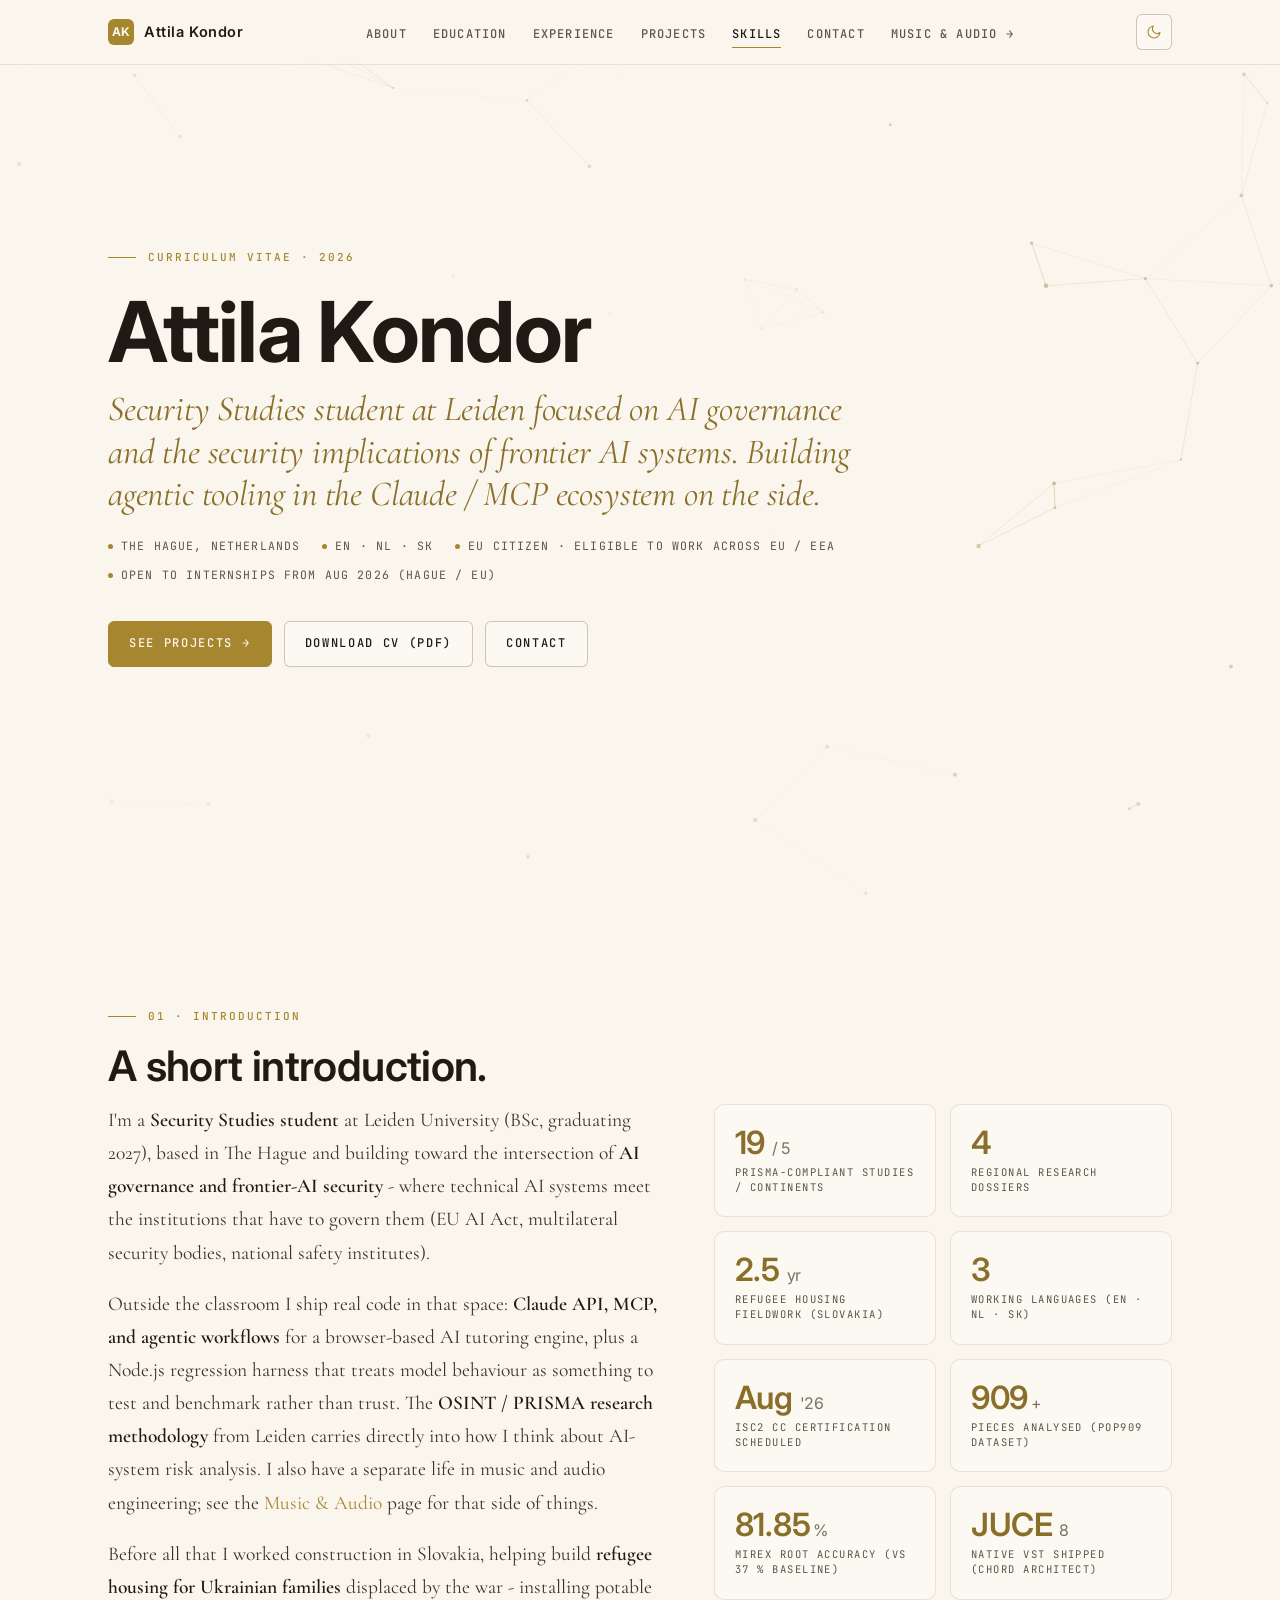
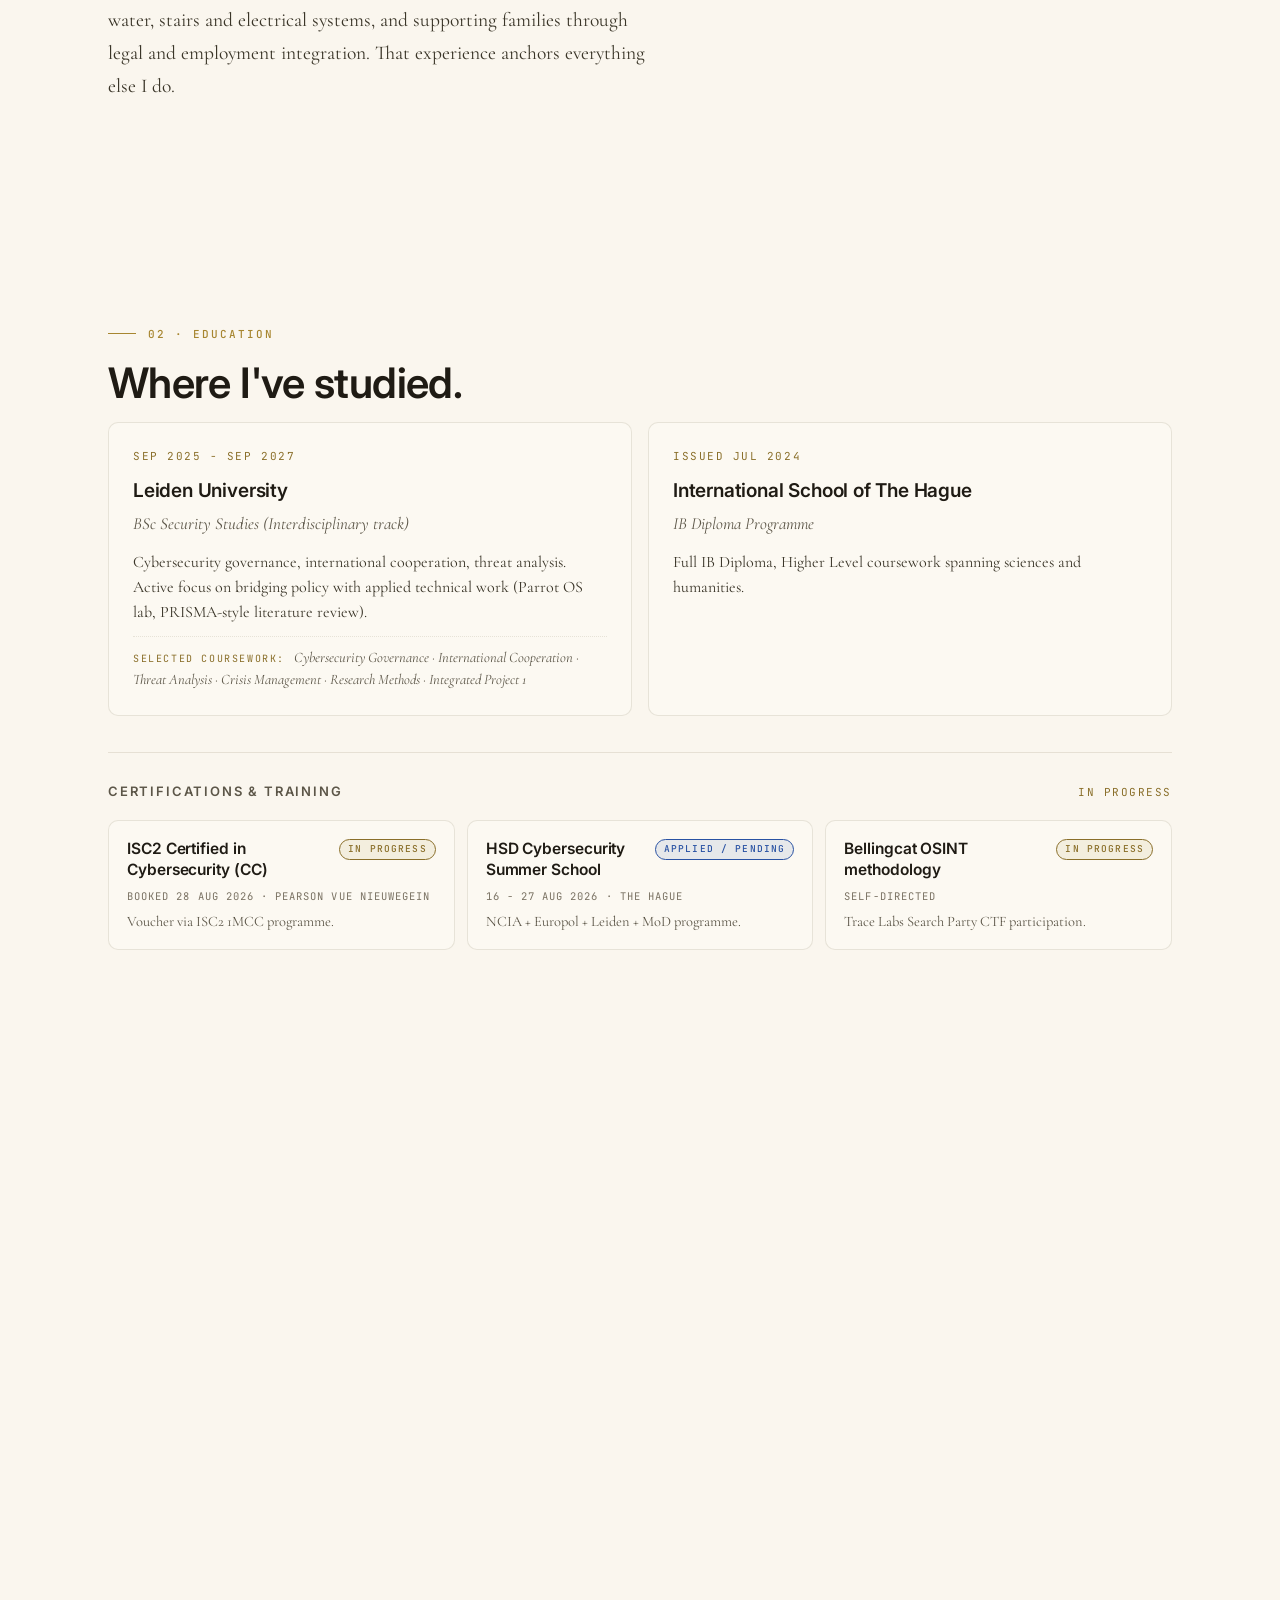
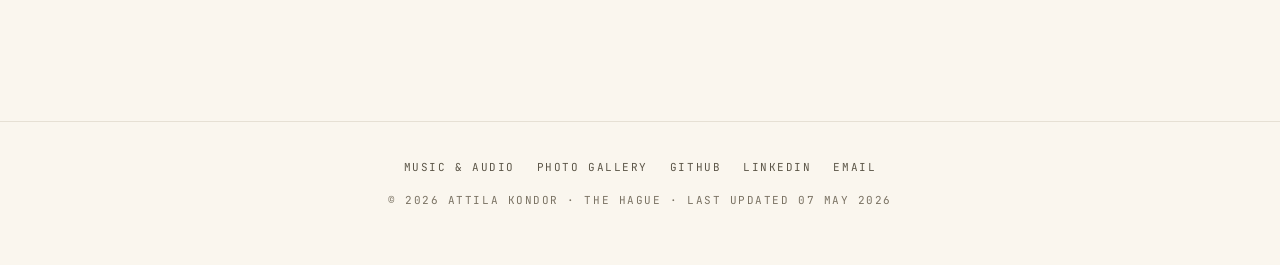
<file: index.html>
<!DOCTYPE html>
<html lang="en">
<head>
<meta charset="UTF-8" />
<meta name="viewport" content="width=device-width, initial-scale=1.0" />
<meta name="theme-color" content="#FAF6EE" />
<meta name="description" content="Attila Kondor - Security Studies student at Leiden focused on AI governance and the security implications of frontier AI systems. Builds agentic tooling in the Claude / MCP ecosystem. Available for internships from August 2026 in The Hague / EU." />
<title>Attila Kondor - CV</title>

<!-- Open Graph -->
<meta property="og:type" content="profile" />
<meta property="og:title" content="Attila Kondor - AI Governance &amp; Security Studies, The Hague" />
<meta property="og:description" content="Security Studies at Leiden with a focus on AI governance and frontier-AI risk. Building agentic tooling in the Claude / MCP ecosystem. Available Aug 2026." />
<meta property="og:url" content="https://attilakondor.com/" />
<meta property="og:image" content="https://attilakondor.com/assets/social/og-image.png" />
<meta property="og:image:width" content="1200" />
<meta property="og:image:height" content="630" />
<meta property="profile:first_name" content="Attila" />
<meta property="profile:last_name" content="Kondor" />

<!-- Twitter Card -->
<meta name="twitter:card" content="summary_large_image" />
<meta name="twitter:title" content="Attila Kondor - AI Governance &amp; Security Studies, The Hague" />
<meta name="twitter:description" content="AI governance and frontier-AI risk. Building agentic tooling in the Claude / MCP ecosystem." />
<meta name="twitter:image" content="https://attilakondor.com/assets/social/og-image.png" />

<!-- Schema.org structured data -->
<script type="application/ld+json">
{
  "@context": "https://schema.org",
  "@type": "Person",
  "name": "Attila Kondor",
  "url": "https://attilakondor.com",
  "jobTitle": "Security Studies student",
  "alumniOf": [
    { "@type": "CollegeOrUniversity", "name": "Leiden University" },
    { "@type": "EducationalOrganization", "name": "Abbey Road Institute Amsterdam" },
    { "@type": "EducationalOrganization", "name": "International School of The Hague" }
  ],
  "knowsLanguage": ["English", "Slovak", "Dutch"],
  "address": {
    "@type": "PostalAddress",
    "addressLocality": "The Hague",
    "addressCountry": "NL"
  },
  "sameAs": [
    "https://www.linkedin.com/in/attila-kondor-",
    "https://github.com/dhm-ak"
  ],
  "email": "mailto:attilakondor006@gmail.com"
}
</script>

<!-- AK favicon (replaces the music-clef mark from prior versions) -->
<link rel="icon" href="data:image/svg+xml,<svg xmlns='http://www.w3.org/2000/svg' viewBox='0 0 32 32'><rect width='32' height='32' rx='6' fill='%23A78630'/><text x='16' y='22' text-anchor='middle' font-family='Inter,sans-serif' font-weight='600' font-size='15' fill='%23FAF6EE'>AK</text></svg>" />

<link rel="preconnect" href="https://fonts.googleapis.com" />
<link rel="preconnect" href="https://fonts.gstatic.com" crossorigin />
<link rel="preload" as="style" href="https://fonts.googleapis.com/css2?family=Cormorant+Garamond:ital,wght@0,400;0,500;0,600;1,400&family=Inter:wght@400;500;600;700&family=JetBrains+Mono:wght@400;500&display=swap" />
<link href="https://fonts.googleapis.com/css2?family=Cormorant+Garamond:ital,wght@0,400;0,500;0,600;1,400&family=Inter:wght@400;500;600;700&family=JetBrains+Mono:wght@400;500&display=swap" rel="stylesheet" />

<!-- Inline FOUC-prevention: paint the right colours and serif font on the
     very first frame, before main.css arrives. Prevents the white flash
     and font-swap jank, especially on slow 3G/4G connections. -->
<style>
  :root { color-scheme: light dark; }
  html, body { background: #FAF6EE; color: #3A3528; }
  :root[data-theme="dark"] html, :root[data-theme="dark"] body { background: #0A0F1A; color: #C8D4E2; }
  body {
    margin: 0;
    font-family: 'Cormorant Garamond', Georgia, serif;
    font-size: 18.5px;
    line-height: 1.65;
    -webkit-font-smoothing: antialiased;
  }
</style>

<link rel="stylesheet" href="assets/css/main.css" />

<!-- Apply stored theme before first paint -->
<script>
  (function () {
    try {
      var saved = localStorage.getItem('ak-theme');
      if (saved === 'dark') document.documentElement.setAttribute('data-theme', 'dark');
    } catch (e) {}
  })();
</script>
</head>

<body>

<a href="#about" class="skip-link">Skip to content</a>

<!-- ============== NAV ============== -->
<nav class="nav">
  <div class="nav-inner">
    <a href="#top" class="nav-brand"><span class="mark">AK</span> Attila Kondor</a>
    <ul class="nav-links">
      <li><a href="#about">About</a></li>
      <li><a href="#education">Education</a></li>
      <li><a href="#experience">Experience</a></li>
      <li><a href="#projects">Projects</a></li>
      <li><a href="#skills">Skills</a></li>
      <li><a href="#contact">Contact</a></li>
      <li><a href="music.html">Music &amp; Audio →</a></li>
    </ul>
    <div class="nav-right">
      <button class="theme-toggle" id="themeToggle" aria-label="Toggle theme" title="Toggle theme">
        <svg class="icon-moon" viewBox="0 0 24 24" aria-hidden="true">
          <path d="M21 12.8A9 9 0 1 1 11.2 3a7 7 0 0 0 9.8 9.8z"/>
        </svg>
        <svg class="icon-sun" viewBox="0 0 24 24" aria-hidden="true">
          <circle cx="12" cy="12" r="4"/>
          <path d="M12 2v2M12 20v2M4.93 4.93l1.41 1.41M17.66 17.66l1.41 1.41M2 12h2M20 12h2M4.93 19.07l1.41-1.41M17.66 6.34l1.41-1.41"/>
        </svg>
      </button>
    </div>
  </div>
</nav>

<!-- ============== HERO ============== -->
<header class="hero" id="top">
  <canvas id="heroBg" class="hero-bg" aria-hidden="true"></canvas>
  <div class="container">
    <div class="hero-grid">
      <div class="hero-text">
        <div class="eyebrow" style="margin-bottom: 22px;">Curriculum Vitae · 2026</div>
        <h1>
          Attila Kondor
          <span class="accent">Security Studies student at Leiden focused on AI governance and the security implications of frontier AI systems. Building agentic tooling in the Claude / MCP ecosystem on the side.</span>
        </h1>
        <div class="hero-meta">
          <span>The Hague, Netherlands</span>
          <span>EN · NL · SK</span>
          <span>EU citizen · eligible to work across EU / EEA</span>
          <span>Open to internships from Aug 2026 (Hague / EU)</span>
        </div>
        <div class="hero-actions">
          <a href="#projects" class="btn btn-primary">See projects →</a>
          <a href="assets/docs/attila-kondor-cv.pdf" class="btn" target="_blank" rel="noopener">Download CV (PDF)</a>
          <a href="#contact" class="btn">Contact</a>
        </div>
      </div>
    </div>
  </div>
</header>

<!-- ============== ABOUT ============== -->
<section id="about">
  <div class="container">
    <div class="eyebrow reveal">01 · Introduction</div>
    <h2 class="section-title reveal">A short introduction.</h2>

    <div class="about-grid">
      <div class="about-text reveal">
        <p>
          I'm a <strong>Security Studies student</strong> at Leiden
          University (BSc, graduating 2027), based in The Hague and
          building toward the intersection of <strong>AI governance and
          frontier-AI security</strong> - where technical AI systems meet
          the institutions that have to govern them (EU AI Act,
          multilateral security bodies, national safety institutes).
        </p>
        <p>
          Outside the classroom I ship real code in that space:
          <strong>Claude API, MCP, and agentic workflows</strong> for a
          browser-based AI tutoring engine, plus a Node.js regression
          harness that treats model behaviour as something to test and
          benchmark rather than trust. The <strong>OSINT / PRISMA
          research methodology</strong> from Leiden carries directly into
          how I think about AI-system risk analysis. I also have a
          separate life in music and audio engineering; see the
          <a href="music.html">Music &amp; Audio</a> page for that side
          of things.
        </p>
        <p>
          Before all that I worked construction in Slovakia, helping build
          <strong>refugee housing for Ukrainian families</strong> displaced
          by the war - installing potable water, stairs and electrical
          systems, and supporting families through legal and employment
          integration. That experience anchors everything else I do.
        </p>
      </div>
      <div class="stats reveal-stagger" id="statsGrid">
        <div class="stat">
          <div class="stat-num">19<small> / 5</small></div>
          <div class="stat-label">PRISMA-compliant studies / continents</div>
        </div>
        <div class="stat">
          <div class="stat-num">4</div>
          <div class="stat-label">Regional research dossiers</div>
        </div>
        <div class="stat">
          <div class="stat-num">2.5<small> yr</small></div>
          <div class="stat-label">Refugee housing fieldwork (Slovakia)</div>
        </div>
        <div class="stat">
          <div class="stat-num">3</div>
          <div class="stat-label">Working languages (EN · NL · SK)</div>
        </div>
        <div class="stat">
          <div class="stat-num">Aug<small> '26</small></div>
          <div class="stat-label">ISC2 CC certification scheduled</div>
        </div>
        <div class="stat">
          <div class="stat-num">909<small>+</small></div>
          <div class="stat-label">Pieces analysed (POP909 dataset)</div>
        </div>
        <div class="stat">
          <div class="stat-num">81.85<small>%</small></div>
          <div class="stat-label">MIREX root accuracy (vs 37 % baseline)</div>
        </div>
        <div class="stat">
          <div class="stat-num">JUCE<small> 8</small></div>
          <div class="stat-label">Native VST shipped (Chord Architect)</div>
        </div>
      </div>
    </div>
  </div>
</section>

<!-- ============== EDUCATION ============== -->
<section id="education">
  <div class="container">
    <div class="eyebrow reveal">02 · Education</div>
    <h2 class="section-title reveal">Where I've studied.</h2>

    <div class="edu-grid reveal-stagger">

      <div class="edu-card">
        <div class="edu-date">Sep 2025 - Sep 2027</div>
        <div class="edu-school">Leiden University</div>
        <div class="edu-degree">BSc Security Studies (Interdisciplinary track)</div>
        <div class="edu-detail">
          Cybersecurity governance, international cooperation, threat
          analysis. Active focus on bridging policy with applied
          technical work (Parrot OS lab, PRISMA-style literature review).
          <div class="edu-coursework">
            <span class="cw-label">Selected coursework:</span>
            Cybersecurity Governance · International Cooperation ·
            Threat Analysis · Crisis Management · Research Methods ·
            Integrated Project 1
          </div>
        </div>
      </div>

      <div class="edu-card">
        <div class="edu-date">Issued Jul 2024</div>
        <div class="edu-school">International School of The Hague</div>
        <div class="edu-degree">IB Diploma Programme</div>
        <div class="edu-detail">
          Full IB Diploma, Higher Level coursework spanning sciences
          and humanities.
        </div>
      </div>

    </div>

    <div class="cert-block reveal">
      <div class="cert-header">
        <div class="cert-title">Certifications &amp; Training</div>
        <div class="cert-status-line">In progress</div>
      </div>
      <div class="cert-grid reveal-stagger">

        <div class="cert-card">
          <div class="cert-card-top">
            <div class="cert-name">ISC2 Certified in Cybersecurity (CC)</div>
            <span class="status status-progress">In progress</span>
          </div>
          <div class="cert-meta">Booked 28 Aug 2026 · Pearson VUE Nieuwegein</div>
          <div class="cert-detail">Voucher via ISC2 1MCC programme.</div>
        </div>

        <div class="cert-card">
          <div class="cert-card-top">
            <div class="cert-name">HSD Cybersecurity Summer School</div>
            <span class="status status-pending">Applied / pending</span>
          </div>
          <div class="cert-meta">16 - 27 Aug 2026 · The Hague</div>
          <div class="cert-detail">NCIA + Europol + Leiden + MoD programme.</div>
        </div>

        <div class="cert-card">
          <div class="cert-card-top">
            <div class="cert-name">Bellingcat OSINT methodology</div>
            <span class="status status-progress">In progress</span>
          </div>
          <div class="cert-meta">Self-directed</div>
          <div class="cert-detail">Trace Labs Search Party CTF participation.</div>
        </div>

      </div>
    </div>

  </div>
</section>

<!-- ============== EXPERIENCE ============== -->
<section id="experience">
  <div class="container">
    <div class="eyebrow reveal">03 · Professional Experience</div>
    <h2 class="section-title reveal">Where I've built things.</h2>

    <div class="timeline">

      <div class="tl-item reveal">
        <div class="tl-date">Mar 2025 - Present · Hybrid</div>
        <div class="tl-role">Applied AI Engineer - Adaptive Tutoring System</div>
        <div class="tl-company">Independent / Self-employed (Nebula ScoreWorks)
          <span class="pin">The Hague, NL</span></div>
        <p class="tl-body">
          Built <em>Nebula ScoreWorks</em>, a browser-based analysis
          engine wrapped by an <strong>adaptive AI tutoring layer</strong>
          powered by the <strong>Claude API</strong>. The system extracts
          structural features from digital sheet music (key, chords,
          form, tension) with classical DSP, then hands them to Claude
          to generate phrase-level explanations tailored to the learner.
          A dedicated <strong>Node.js regression harness</strong> treats
          model behaviour as testable rather than trusted. Wider
          product / venture story on the
          <a href="music.html">Music &amp; Audio</a> page.
        </p>
        <ul class="tl-bullets">
          <li><strong>Integrated the Claude API</strong> as an adaptive AI tutoring layer over the deterministic analysis output - phrase-by-phrase explanations, difficulty-scaled to the learner, with structured prompts, output validation, and cost / rate-limit handling.</li>
          <li><strong>Built a Node.js regression harness</strong> that runs the analyser against 909+ pieces from a public reference dataset on every code change, producing diff reports and flagging any accuracy drop - the same pattern I'd apply to evaluating an LLM-based system on a fixed test set.</li>
          <li>Designed a Viterbi-decoded chord-progression classifier and Krumhansl-Schmuckler key detector - lifted chord-root accuracy from 37 % to 81.85 % on the POP909 benchmark across 6+ measured iterations.</li>
          <li>Built the analyser as pure client-side JavaScript (no server), and the tutoring UI as a React front-end with a scoped ~3,550-line CSS design system.</li>
          <li>Tracked down a tricky Web Audio bug silently cutting off the first fifth of a second of every playback; the fix alone lifted a key accuracy metric by 19 percentage points, with a follow-up timing fix adding another 5.</li>
        </ul>
        <div class="tl-tags">
          <span class="chip gold">Claude API</span>
          <span class="chip gold">MCP</span>
          <span class="chip gold">Agentic workflows</span>
          <span class="chip gold">React</span>
          <span class="chip blue">Node.js regression harness</span>
          <span class="chip blue">Model evals</span>
          <span class="chip">Vanilla JS</span>
          <span class="chip">DSP</span>
          <span class="chip">Design Systems</span>
        </div>
      </div>

      <div class="tl-item reveal">
        <div class="tl-date">Sep 2025 - Present · Self-directed</div>
        <div class="tl-role">Independent Security Research &amp; Lab</div>
        <div class="tl-company">Alongside Leiden BSc Security Studies
          <span class="pin">The Hague, NL</span></div>
        <p class="tl-body">
          A self-directed cybersecurity practice running alongside my
          Leiden degree - hands-on technical work, structured policy
          research, and regional case studies. The <strong>PRISMA / OSINT
          research methodology</strong> here is the same lens I bring to
          AI-system risk analysis: rigorous sourcing, structured failure
          analysis, and honest accounting of what institutions actually
          catch versus what slips past them.
        </p>
        <ul class="tl-bullets">
          <li>Daily use of <strong>Parrot OS / Debian</strong> (a security-focused Linux distribution): command line, networking, and defensive security tools.</li>
          <li>Wrote a structured academic literature review (using the PRISMA methodology) on gender-based human trafficking in post-conflict states - 19 peer-reviewed studies across 5 continents - for a Leiden coursework module.</li>
          <li>Designed and built a crisis-simulation game (<em>Operation Nexus</em>) for a group coursework project: players make decisions inside a fictional post-conflict country (Varalia) and watch the rule of law either collapse or hold.</li>
          <li>Three regional research dossiers: <strong>Syria</strong> (how chemical-weapons use is held to account; Saudi Arabia's role in the Civil War), <strong>Fukushima</strong> (a structured failure analysis of the 2011 disaster and the global nuclear-safety bodies that should have caught it), and <strong>DPRK</strong> (the UN sanctions system, North Korea's nuclear posture, and how Pyongyang routinely evades enforcement).</li>
          <li>Independent reading on <strong>financial crime</strong>: how banks help or hurt during conflicts (sanctions evasion, war profiteering), predatory lending, and gaps in cryptocurrency regulation.</li>
          <li>Booked the <strong>ISC2 Certified in Cybersecurity</strong> exam for Aug 2026 and applied for the HSD Cybersecurity Summer School (run jointly by NATO's NCIA, Europol, Leiden, and the Dutch Ministry of Defence).</li>
          <li>Informational meetings with <strong>Amnesty International NL</strong> and the <strong>Clingendael Institute</strong> on EU security &amp; policy pathways - both advise EU-level policy in adjacent areas (human-rights compliance, international affairs and security research) and were useful for orienting my own long-term direction.</li>
        </ul>
        <div class="tl-tags">
          <span class="chip rose">Parrot OS</span>
          <span class="chip rose">OSINT</span>
          <span class="chip rose">PRISMA</span>
          <span class="chip rose">Conflict Research</span>
          <span class="chip rose">Rule of Law</span>
          <span class="chip">Linux</span>
        </div>
      </div>

      <div class="tl-item reveal">
        <div class="tl-date">Jul 2022 - Dec 2024 · On-site</div>
        <div class="tl-role">Construction Helper - Ukrainian Refugee Housing</div>
        <div class="tl-company">Volunteer Works · Full-time
          <span class="pin">Lesnica &amp; Malá Franková, SK</span></div>
        <p class="tl-body">
          Supported the construction of homes in Slovakia for Ukrainian
          refugee families fleeing the war. Helped prepare materials,
          install essential systems (potable water, stairs, electricity),
          and collaborated with volunteer crews on safe assembly.
          Beyond the build itself, I helped families navigate legal
          entitlements and employment integration.
        </p>
        <ul class="tl-bullets">
          <li>Prepared construction supplies and contributed to installing potable water, stairs and electrical systems.</li>
          <li>Coordinated with volunteer crews on safe building assembly procedures.</li>
          <li>Helped displaced families navigate legal entitlements, employment and integration.</li>
          <li>Completed homes provided stable accommodation for displaced Ukrainian families.</li>
        </ul>
        <div class="inline-strip">
          <div class="photo feature" data-cap="Build site, Slovakia · Helping Ukrainian refugee families">
            <img decoding="async" src="assets/photos/ukraine-site-1.jpg" alt="Build site for Ukrainian refugee housing in Slovakia" loading="lazy"/>
            <div class="cap">Lesnica · Build site, 2022</div>
          </div>
          <div class="photo" data-cap="Before installing the staircase">
            <img decoding="async" src="assets/photos/ukraine-before-stairs.jpg" alt="Before installing staircase" loading="lazy"/>
            <div class="cap">Before · Staircase frame</div>
          </div>
          <div class="photo" data-cap="After staircase install">
            <img decoding="async" src="assets/photos/ukraine-after-stairs.jpg" alt="After staircase install" loading="lazy"/>
            <div class="cap">After · Staircase installed</div>
          </div>
        </div>
        <div class="tl-tags">
          <span class="chip green">Community Support</span>
          <span class="chip green">Construction</span>
          <span class="chip green">Humanitarian Aid</span>
          <span class="chip">Slovak / English</span>
        </div>
      </div>

    </div>
  </div>
</section>

<!-- ============== PROJECTS ============== -->
<section id="projects">
  <div class="container">
    <div class="eyebrow reveal">04 · Projects</div>
    <h2 class="section-title reveal">Selected work.</h2>
    <p class="section-lede reveal">
      Applied AI systems, AI-adjacent tooling, and the security and
      policy research that sits alongside them.
    </p>

    <div class="projects-grid" id="projectGrid">

      <article class="project has-shots reveal">
        <div class="project-tag"><span class="dot"></span> Applied AI · Flagship</div>
        <h3>Nebula ScoreWorks - AI tutoring engine over a music analyser</h3>
        <p>
          A browser-based analysis engine wrapped by an adaptive AI
          tutoring layer. Classical DSP extracts key, chords, form and
          tension deterministically; the <strong>Claude API</strong>
          reads those features and produces phrase-level explanations
          calibrated to the learner. Ships with a
          <strong>Node.js regression harness</strong> that treats model
          behaviour as testable rather than trusted - the same
          instinct I'd take into any LLM-based system.
        </p>
        <div class="project-shots" aria-label="Nebula ScoreWorks screenshots">
          <div class="shot" data-cap="Tension graph + score render with chord roman-numeral analysis">
            <img decoding="async" src="assets/photos/nebula-1.jpg" alt="Nebula ScoreWorks - tension graph view" loading="lazy"/>
          </div>
          <div class="shot" data-cap="Phrase-tab navigator with VexFlow render">
            <img decoding="async" src="assets/photos/nebula-2.jpg" alt="Nebula ScoreWorks - phrase navigator" loading="lazy"/>
          </div>
          <div class="shot" data-cap="Global music culture &amp; eras map">
            <img decoding="async" src="assets/photos/nebula-3.jpg" alt="Nebula ScoreWorks - culture and eras map" loading="lazy"/>
          </div>
          <div class="shot" data-cap="Form recognition with structural overlay">
            <img decoding="async" src="assets/photos/nebula-4.jpg" alt="Nebula ScoreWorks - form recognition" loading="lazy"/>
          </div>
          <div class="shot" data-cap="Component analysis &amp; tension breakdown">
            <img decoding="async" src="assets/photos/nebula-5.jpg" alt="Nebula ScoreWorks - component analysis" loading="lazy"/>
          </div>
          <div class="shot" data-cap="Phrase-specific composition prose">
            <img decoding="async" src="assets/photos/nebula-6.jpg" alt="Nebula ScoreWorks - generative prose" loading="lazy"/>
          </div>
          <div class="shot" data-cap="Multi-view auto-scroll layout">
            <img decoding="async" src="assets/photos/nebula-7.jpg" alt="Nebula ScoreWorks - multi-view layout" loading="lazy"/>
          </div>
          <div class="shot" data-cap="Full pipeline view with tension contour">
            <img decoding="async" src="assets/photos/nebula-8.jpg" alt="Nebula ScoreWorks - full pipeline" loading="lazy"/>
          </div>
        </div>
        <div class="project-meta">
          <span class="chip gold">Claude API</span>
          <span class="chip gold">MCP</span>
          <span class="chip gold">Agentic workflows</span>
          <span class="chip blue">Node.js regression harness</span>
          <span class="chip blue">Model evals</span>
          <span class="chip">React</span>
          <span class="chip">Vanilla JS</span>
          <span class="chip">DSP</span>
        </div>
      </article>

      <article class="project reveal">
        <div class="project-tag"><span class="dot"></span> Applied AI · Core algorithm</div>
        <h3>Music key-detection engine</h3>
        <p>
          The "brain" inside the analyser. Figures out what key a piece
          of music is in (out of 24 possibilities), then breaks it into
          individual chords. Lifted accuracy from 37 % to 81.85 % on a
          public 909-piece test set, scored using the same method
          professional music-research teams use.
        </p>
        <div class="project-meta">
          <span class="chip gold">Pattern recognition</span>
          <span class="chip blue">Probabilistic decoding</span>
          <span class="chip">Public test set (POP909)</span>
          <span class="chip">Academic-grade benchmarking</span>
        </div>
      </article>

      <article class="project reveal" id="chord-architect">
        <div class="project-tag"><span class="dot"></span> Software · Native plugin</div>
        <h3>Chord Architect - music plugin for Logic Pro &amp; other DAWs</h3>
        <p>
          A music-software plugin built in <strong>C++</strong> that runs
          inside professional digital audio workstations (Logic Pro, Pro
          Tools, Ableton, etc.). Lets musicians pick chord progressions
          visually, hear them play back live, and drag them straight
          into their session as a MIDI clip - no copying, no re-typing.
          Works on both Apple Silicon and Intel Macs.
        </p>
        <div class="project-meta">
          <span class="chip gold">C++</span>
          <span class="chip gold">Audio plugin (VST3 / AU)</span>
          <span class="chip">Cross-platform Mac</span>
          <span class="chip">MIDI drag-and-drop</span>
        </div>
      </article>

      <article class="project reveal">
        <div class="project-tag"><span class="dot"></span> Security · Research</div>
        <h3>Trafficking &amp; rule-of-law literature review (Leiden coursework)</h3>
        <p>
          A structured academic literature review on gender-based human
          trafficking in post-conflict states, written for a Leiden
          coursework module. Reviewed 19 peer-reviewed studies across
          5 continents and identified three patterns by which fragile
          states fail women and girls: through their use of force,
          their courts, and their bureaucracies. Used the standard
          academic search method (PRISMA) with a documented strategy.
        </p>
        <div class="project-meta">
          <span class="chip rose">PRISMA methodology</span>
          <span class="chip rose">Rule of law</span>
          <span class="chip rose">Human trafficking</span>
          <span class="chip">Academic research</span>
        </div>
      </article>

      <article class="project reveal">
        <div class="project-tag"><span class="dot"></span> Security · Simulation + dev</div>
        <h3>Operation Nexus - crisis-simulation web app</h3>
        <p>
          A full-stack crisis-simulation game (Next.js, Vercel, Neon
          Postgres) built as a Leiden IP1 coursework project. Players
          make decisions inside a fictional post-conflict country
          (Varalia) and watch the rule of law either collapse or hold;
          real-time graphs show stability and legitimacy. Maintained a
          <strong>transparent Git history documenting AI-assisted
          contributions</strong>, in line with Leiden's academic AI-use
          disclosure expectations - a small but real exercise in
          governing your own AI use.
        </p>
        <div class="project-meta">
          <span class="chip rose">Crisis simulation</span>
          <span class="chip rose">Rule of law</span>
          <span class="chip blue">JavaScript</span>
          <span class="chip">Private (coursework)</span>
        </div>
      </article>

      <article class="project reveal with-image"
               style="--proj-bg: url('assets/photos/linux-on-phone.jpg');">
        <div class="project-tag"><span class="dot"></span> Security · Lab</div>
        <h3>Cybersecurity practice lab</h3>
        <p>
          My personal lab for hands-on cybersecurity practice, built on
          <strong>Parrot OS</strong> (a Linux distribution designed for
          security work). Used for coursework in network mapping,
          vulnerability scanning, and defensive monitoring. Side
          projects include running full Linux on a phone.
        </p>
        <div class="project-meta">
          <span class="chip">Parrot OS</span>
          <span class="chip">Linux</span>
          <span class="chip">Network mapping</span>
          <span class="chip">Vulnerability scanning</span>
        </div>
      </article>

      <article class="project reveal">
        <div class="project-tag"><span class="dot"></span> Security · Area studies</div>
        <h3>Conflict &amp; area studies - Syria · Fukushima · DPRK</h3>
        <p>
          Three regional research dossiers I built up over Leiden
          coursework:
        </p>
        <ul class="tl-bullets" style="margin-bottom: 14px;">
          <li><strong>Syria</strong> - how Saudi Arabia's involvement in the Civil War fits classic great-power theory, plus how (and whether) chemical-weapons use is held to account, including the OPCW's investigative role.</li>
          <li><strong>Fukushima</strong> - a structured failure analysis of the 2011 nuclear disaster, the global agencies that should have caught it (IAEA), and what the post-incident review found.</li>
          <li><strong>DPRK</strong> - the UN sanctions system on North Korea (Resolutions 1718 / 2270 / 2371), how Pyongyang routinely evades enforcement, and how it uses proliferation networks to fund itself.</li>
        </ul>
        <div class="project-meta">
          <span class="chip rose">Conflict studies</span>
          <span class="chip rose">Chemical weapons</span>
          <span class="chip rose">Nuclear governance</span>
          <span class="chip">IAEA / OPCW</span>
          <span class="chip">UN sanctions</span>
        </div>
      </article>

      <article class="project reveal">
        <div class="project-tag"><span class="dot"></span> Humanitarian · Field</div>
        <h3>Refugee housing build - Slovakia (2022-2024)</h3>
        <p>
          Hands-on construction work for two villages (Lesnica and
          Malá Franková) building homes for displaced Ukrainian
          families. Prepped materials, installed water, stairs, and
          electrics. Also helped families navigate the legal and
          job-finding side of resettlement.
        </p>
        <div class="project-meta">
          <span class="chip green">Field work</span>
          <span class="chip green">Integration support</span>
          <span class="chip">2.5 years</span>
        </div>
      </article>

    </div>

    <!-- ====== Other work ====== -->
    <div class="other-work reveal">
      <h3>Other work</h3>

      <div class="ow-group">
        <h4 class="ow-subhead">Software</h4>
        <ul class="other-list">
          <li>
            <span class="ow-name">OSCAR
              <small>Voice-first AI assistant - the first project I ever built. Speech recognition, generative image &amp; voice synthesis.</small>
            </span>
            <span class="ow-tag">Software · 2022</span>
          </li>
          <li>
            <span class="ow-name">NebulaScore (Jarvis)
              <small>Personal life OS - Fastify backend, React/Vite dashboard, JWT auth, Zod validation.</small>
            </span>
            <span class="ow-tag">Software</span>
          </li>
          <li>
            <span class="ow-name">Kiosk
              <small>Single-page studio kiosk dashboard with live weather and status widgets.</small>
            </span>
            <span class="ow-tag">Software · Kiosk</span>
          </li>
          <li>
            <span class="ow-name">Dashboard Module
              <small>Reusable HTML widget grid shared across kiosk, conservatory and personal-OS projects.</small>
            </span>
            <span class="ow-tag">Software</span>
          </li>
          <li>
            <span class="ow-name">Personal Finance Tracker
              <small>Spreadsheet + Python pipeline for personal finance tracking and brokerage reconciliation.</small>
            </span>
            <span class="ow-tag">Software · Finance</span>
          </li>
        </ul>
      </div>

      <div class="ow-group">
        <h4 class="ow-subhead">Data &amp; Tooling</h4>
        <ul class="other-list">
          <li>
            <span class="ow-name">Regression CLI for Music Pipeline
              <small>Node-based harness producing diff reports across 909+ pieces, tracking accuracy per algorithm version.</small>
            </span>
            <span class="ow-tag">Tooling</span>
          </li>
          <li>
            <span class="ow-name">chord2midi (ChordTools)
              <small>Python CLI converting chord-chart text into clean MIDI and MusicXML files.</small>
            </span>
            <span class="ow-tag">Python</span>
          </li>
        </ul>
      </div>
    </div>
  </div>
</section>

<!-- ============== SKILLS ============== -->
<section id="skills">
  <div class="container">
    <div class="eyebrow reveal">05 · Skills &amp; Toolchain</div>
    <h2 class="section-title reveal">What I work with.</h2>

    <div class="skill-groups reveal-stagger">

      <div class="skill-group">
        <h4>AI Governance &amp; Frontier-AI Risk</h4>
        <div class="skill-list">
          <span class="chip gold">EU AI Act</span>
          <span class="chip gold">AI Safety</span>
          <span class="chip gold">Frontier AI policy</span>
          <span class="chip gold">AI-system risk analysis</span>
          <span class="chip">Model evals</span>
          <span class="chip">AI-use disclosure</span>
          <span class="chip">Cybersecurity governance</span>
          <span class="chip">Multilateral security institutions</span>
        </div>
      </div>

      <div class="skill-group">
        <h4>Applied AI &amp; Agentic Systems</h4>
        <div class="skill-list">
          <span class="chip gold">Claude API (Anthropic)</span>
          <span class="chip gold">MCP (Model Context Protocol)</span>
          <span class="chip gold">Agentic workflows</span>
          <span class="chip gold">Prompt design</span>
          <span class="chip">Structured output / validation</span>
          <span class="chip">Regression harnesses for LLMs</span>
          <span class="chip">OpenAI API</span>
          <span class="chip">ElevenLabs API</span>
        </div>
      </div>

      <div class="skill-group">
        <h4>Programming &amp; Software</h4>
        <div class="skill-list">
          <span class="chip">Python</span>
          <span class="chip">JavaScript (Vanilla)</span>
          <span class="chip">TypeScript</span>
          <span class="chip">C++</span>
          <span class="chip">Node.js</span>
          <span class="chip">Bash</span>
          <span class="chip">HTML / CSS</span>
          <span class="chip">React</span>
          <span class="chip">Next.js</span>
          <span class="chip">Vite</span>
          <span class="chip">Fastify</span>
          <span class="chip">Zod</span>
          <span class="chip">D3.js</span>
          <span class="chip">JUCE</span>
          <span class="chip">CMake</span>
        </div>
      </div>

      <div class="skill-group">
        <h4>Music Tech / DSP</h4>
        <div class="skill-list">
          <span class="chip gold">VexFlow</span>
          <span class="chip gold">Web Audio API</span>
          <span class="chip gold">MIDI</span>
          <span class="chip gold">MusicXML</span>
          <span class="chip">DSP</span>
          <span class="chip">Form Analysis</span>
        </div>
      </div>

      <div class="skill-group">
        <h4>Security, OSINT &amp; Systems</h4>
        <div class="skill-list">
          <span class="chip rose">Parrot OS</span>
          <span class="chip rose">Debian</span>
          <span class="chip rose">Linux CLI</span>
          <span class="chip rose">OSINT</span>
          <span class="chip rose">PRISMA Methodology</span>
          <span class="chip rose">Conflict Research</span>
          <span class="chip rose">IAEA / OPCW frameworks</span>
          <span class="chip rose">Risk Analysis</span>
          <span class="chip rose">Recon</span>
          <span class="chip rose">JWT / Auth</span>
          <span class="chip rose">Rate Limiting</span>
        </div>
      </div>

      <div class="skill-group">
        <h4>Tools &amp; Platforms</h4>
        <div class="skill-list">
          <span class="chip">Git / GitHub</span>
          <span class="chip">VS Code</span>
          <span class="chip">MS Office</span>
          <span class="chip">Excel (advanced)</span>
          <span class="chip">macOS / Linux</span>
        </div>
      </div>

    </div>

    <div class="languages-block reveal">
      <div class="languages-title">Languages</div>
      <div class="languages reveal-stagger">
        <div class="lang-row">
          <div class="lang-name">English</div>
          <div class="lang-divider"></div>
          <div class="lang-level">Native · C2</div>
        </div>
        <div class="lang-row">
          <div class="lang-name">Slovak</div>
          <div class="lang-divider"></div>
          <div class="lang-level">Native · C2</div>
        </div>
        <div class="lang-row">
          <div class="lang-name">Dutch</div>
          <div class="lang-divider"></div>
          <div class="lang-level">Fluent · C1</div>
        </div>
      </div>
    </div>
  </div>
</section>

<!-- ============== CONTACT ============== -->
<section id="contact">
  <div class="container">
    <div class="contact-card reveal">
      <h2>Let's build something.</h2>
      <p>
        Studying Security Studies at Leiden and actively pursuing
        internships at the intersection of <strong>AI governance,
        frontier-AI security, and applied AI systems</strong>. Open to
        both technical roles (evals, agentic tooling, LLM safety
        engineering) and policy / research roles (governance analysis,
        risk assessment, institutional resilience).
      </p>
      <p style="font-size: 16.5px; color: var(--text-soft); margin-top: -8px;">
        Particularly interested in: <strong>frontier-AI labs &amp;
        safety institutes</strong> (Anthropic, UK / US AI Safety
        Institutes, GovAI, RAND, CSET), <strong>EU AI governance</strong>
        (EU AI Office, ENISA, HCSS, Clingendael), and <strong>Hague-based
        policy &amp; research</strong> (T.M.C. Asser, OPCW, Amnesty
        International NL). Also open to applied AI / automation roles
        that push adjacent problems - like Tesla Energy Operations - where
        the underlying stack is the same.
      </p>
      <div class="contact-links">
        <a href="mailto:attilakondor006@gmail.com" class="btn btn-primary">attilakondor006@gmail.com</a>
        <a href="https://www.linkedin.com/in/attila-kondor-" class="btn" target="_blank" rel="noopener">LinkedIn</a>
        <a href="https://github.com/dhm-ak" class="btn" target="_blank" rel="noopener">GitHub</a>
        <a href="assets/docs/attila-kondor-cv.pdf" class="btn" target="_blank" rel="noopener">Download CV (PDF)</a>
      </div>
      <p class="references-line">Academic and professional references available on request. There's also a full <a href="music.html">Music &amp; Audio</a> page for the separate audio-engineering / composition work.</p>
    </div>
  </div>
</section>

<!-- ============== FOOTER ============== -->
<footer>
  <div class="container">
    <div class="footer-links">
      <a href="music.html">Music &amp; Audio</a>
      <a href="gallery.html">Photo gallery</a>
      <a href="https://github.com/dhm-ak" target="_blank" rel="noopener">GitHub</a>
      <a href="https://www.linkedin.com/in/attila-kondor-" target="_blank" rel="noopener">LinkedIn</a>
      <a href="mailto:attilakondor006@gmail.com">Email</a>
    </div>
    <p>© 2026 Attila Kondor · The Hague · Last updated 07 May 2026</p>
  </div>
</footer>

<!-- ============== JS ============== -->
<script>
/* Reveal-on-scroll */
const io = new IntersectionObserver((entries) => {
  for (const e of entries) {
    if (e.isIntersecting) { e.target.classList.add('shown'); io.unobserve(e.target); }
  }
}, { threshold: 0.12, rootMargin: '0px 0px -60px 0px' });
document.querySelectorAll('.reveal, .reveal-stagger').forEach(el => io.observe(el));

/* ============ Theme toggle ============ */
const themeBtn = document.getElementById('themeToggle');
if (themeBtn) {
  themeBtn.addEventListener('click', () => {
    const isDark = document.documentElement.getAttribute('data-theme') === 'dark';
    if (isDark) {
      document.documentElement.removeAttribute('data-theme');
      try { localStorage.setItem('ak-theme', 'light'); } catch (e) {}
    } else {
      document.documentElement.setAttribute('data-theme', 'dark');
      try { localStorage.setItem('ak-theme', 'dark'); } catch (e) {}
    }
  });
}

/* ============ Hero constellation background ============ */
(function () {
  const canvas = document.getElementById('heroBg');
  if (!canvas) return;
  const ctx = canvas.getContext('2d', { alpha: true });
  const prefersReduced = window.matchMedia('(prefers-reduced-motion: reduce)').matches;

  let W = 0, H = 0, DPR = Math.min(window.devicePixelRatio || 1, 2);
  const nodes = [];
  const NODE_COUNT_DESKTOP = 46;
  const NODE_COUNT_MOBILE = 22;
  const LINK_DIST = 160;      // px, connect nodes closer than this
  const DRIFT = prefersReduced ? 0 : 0.10; // slow

  // Text exclusion zone (canvas coords, updated on resize)
  let exZone = null;
  const EX_PAD = 28;      // px padding around text
  const EX_FADE = 90;     // px soft-fade radius outside the rect

  function themeColors() {
    const dark = document.documentElement.getAttribute('data-theme') === 'dark';
    return dark
      ? { node: 'rgba(212, 168, 74, 0.85)', line: 'rgba(212, 168, 74, 0.28)' }
      : { node: 'rgba(140, 108, 34, 0.75)', line: 'rgba(140, 108, 34, 0.22)' };
  }

  function measureExclusion() {
    const parent = canvas.parentElement; // <header class="hero">
    const heroRect = parent.getBoundingClientRect();
    // The whole hero-text block (headline + tagline + meta + buttons)
    const textEl = parent.querySelector('.hero-text');
    if (!textEl) { exZone = null; return; }
    const r = textEl.getBoundingClientRect();
    exZone = {
      x: r.left - heroRect.left - EX_PAD,
      y: r.top  - heroRect.top  - EX_PAD,
      w: r.width  + EX_PAD * 2,
      h: r.height + EX_PAD * 2,
    };
  }

  function resize() {
    const parent = canvas.parentElement;
    W = parent.clientWidth;
    H = parent.clientHeight;
    canvas.width  = Math.floor(W * DPR);
    canvas.height = Math.floor(H * DPR);
    canvas.style.width  = W + 'px';
    canvas.style.height = H + 'px';
    ctx.setTransform(DPR, 0, 0, DPR, 0, 0);
    measureExclusion();
  }

  function seed() {
    nodes.length = 0;
    const count = W < 720 ? NODE_COUNT_MOBILE : NODE_COUNT_DESKTOP;
    for (let i = 0; i < count; i++) {
      nodes.push({
        x: Math.random() * W,
        y: Math.random() * H,
        vx: (Math.random() - 0.5) * DRIFT,
        vy: (Math.random() - 0.5) * DRIFT,
        r: 1.1 + Math.random() * 1.4,
      });
    }
  }

  function step() {
    const { node, line } = themeColors();
    ctx.clearRect(0, 0, W, H);

    // Links first (behind nodes)
    ctx.lineWidth = 1;
    for (let i = 0; i < nodes.length; i++) {
      for (let j = i + 1; j < nodes.length; j++) {
        const a = nodes[i], b = nodes[j];
        const dx = a.x - b.x, dy = a.y - b.y;
        const d = Math.hypot(dx, dy);
        if (d < LINK_DIST) {
          const alpha = 1 - d / LINK_DIST;
          ctx.strokeStyle = line.replace(/[\d.]+\)$/, (alpha * 0.55).toFixed(3) + ')');
          ctx.beginPath();
          ctx.moveTo(a.x, a.y);
          ctx.lineTo(b.x, b.y);
          ctx.stroke();
        }
      }
    }

    // Nodes
    ctx.fillStyle = node;
    for (const n of nodes) {
      ctx.beginPath();
      ctx.arc(n.x, n.y, n.r, 0, Math.PI * 2);
      ctx.fill();

      n.x += n.vx;
      n.y += n.vy;
      if (n.x < -10) n.x = W + 10;
      if (n.x > W + 10) n.x = -10;
      if (n.y < -10) n.y = H + 10;
      if (n.y > H + 10) n.y = -10;
    }

    // Erase behind the text with a soft-blurred rectangle so the
    // constellation fades out approaching the text rather than
    // running under it.
    if (exZone) {
      ctx.save();
      ctx.globalCompositeOperation = 'destination-out';
      ctx.filter = 'blur(' + EX_FADE + 'px)';
      ctx.fillStyle = 'rgba(0, 0, 0, 1)';
      ctx.fillRect(exZone.x, exZone.y, exZone.w, exZone.h);
      ctx.restore();
    }
  }

  let rafId = 0;
  function loop() {
    step();
    if (DRIFT > 0) rafId = requestAnimationFrame(loop);
  }

  resize();
  seed();
  step();
  if (DRIFT > 0) rafId = requestAnimationFrame(loop);

  // Remeasure once fonts finish loading (Cormorant Garamond swap can
  // shift the text-block height slightly on first paint).
  if (document.fonts && document.fonts.ready) {
    document.fonts.ready.then(() => { measureExclusion(); step(); });
  }

  let resizeTO;
  window.addEventListener('resize', () => {
    clearTimeout(resizeTO);
    resizeTO = setTimeout(() => { resize(); seed(); step(); }, 120);
  });

  // Pause when hero is off-screen (perf + battery)
  const heroObs = new IntersectionObserver((entries) => {
    for (const e of entries) {
      if (e.isIntersecting) {
        if (DRIFT > 0 && !rafId) rafId = requestAnimationFrame(loop);
      } else {
        if (rafId) { cancelAnimationFrame(rafId); rafId = 0; }
      }
    }
  }, { threshold: 0 });
  heroObs.observe(canvas.parentElement);
})();

/* ============ Active nav link highlighting ============ */
const navLinks = document.querySelectorAll('.nav-links a');
const sections = [...navLinks]
  .map(a => document.querySelector(a.getAttribute('href')))
  .filter(Boolean);
const navIO = new IntersectionObserver((entries) => {
  for (const e of entries) {
    if (e.isIntersecting) {
      navLinks.forEach(a => a.classList.toggle(
        'active', a.getAttribute('href') === '#' + e.target.id
      ));
    }
  }
}, { threshold: 0.4 });
sections.forEach(s => navIO.observe(s));

/* ============ Inline-strip lightbox (timeline photos) ============ */
let lastFocus = null;
function openLightbox(src, caption) {
  let lb = document.getElementById('lightbox');
  if (!lb) {
    lb = document.createElement('div');
    lb.id = 'lightbox';
    lb.className = 'lightbox';
    lb.setAttribute('role', 'dialog');
    lb.setAttribute('aria-modal', 'true');
    lb.setAttribute('aria-label', 'Image viewer');
    lb.innerHTML =
      '<button class="lightbox-close" aria-label="Close image viewer">&times;</button>' +
      '<img decoding="async" alt=""/>' +
      '<div class="lightbox-cap"></div>';
    document.body.appendChild(lb);
    lb.addEventListener('click', (e) => { if (e.target === lb) closeLightbox(); });
    lb.querySelector('.lightbox-close').addEventListener('click', closeLightbox);
    // Trap Tab / Shift+Tab inside the close button (only focusable element)
    lb.addEventListener('keydown', (e) => {
      if (e.key === 'Tab') {
        e.preventDefault();
        lb.querySelector('.lightbox-close').focus();
      }
    });
  }
  lb.querySelector('img').src = src;
  lb.querySelector('img').alt = caption || '';
  lb.querySelector('.lightbox-cap').textContent = caption || '';
  lb.classList.add('open');
  document.body.style.overflow = 'hidden';
  // Move focus to close button so keyboard users can dismiss with Enter
  setTimeout(() => lb.querySelector('.lightbox-close').focus(), 0);
}
function closeLightbox() {
  const lb = document.getElementById('lightbox');
  if (!lb) return;
  lb.classList.remove('open');
  document.body.style.overflow = '';
  if (lastFocus && typeof lastFocus.focus === 'function') {
    lastFocus.focus();
    lastFocus = null;
  }
}
document.querySelectorAll('.inline-strip .photo, .gallery .photo, .project-shots .shot').forEach(slot => {
  // Keyboard accessibility
  slot.setAttribute('tabindex', '0');
  slot.setAttribute('role', 'button');
  const img = slot.querySelector('img');
  if (img) slot.setAttribute('aria-label', 'View image: ' + (slot.dataset.cap || img.alt || 'photo'));

  const open = () => {
    if (img && img.src) {
      lastFocus = slot;
      openLightbox(img.src, slot.dataset.cap || img.alt);
    }
  };
  slot.addEventListener('click', open);
  slot.addEventListener('keydown', (e) => {
    if (e.key === 'Enter' || e.key === ' ') {
      e.preventDefault();
      open();
    }
  });
});
window.addEventListener('keydown', (e) => {
  if (e.key === 'Escape') closeLightbox();
});
</script>

</body>
</html>
</file>
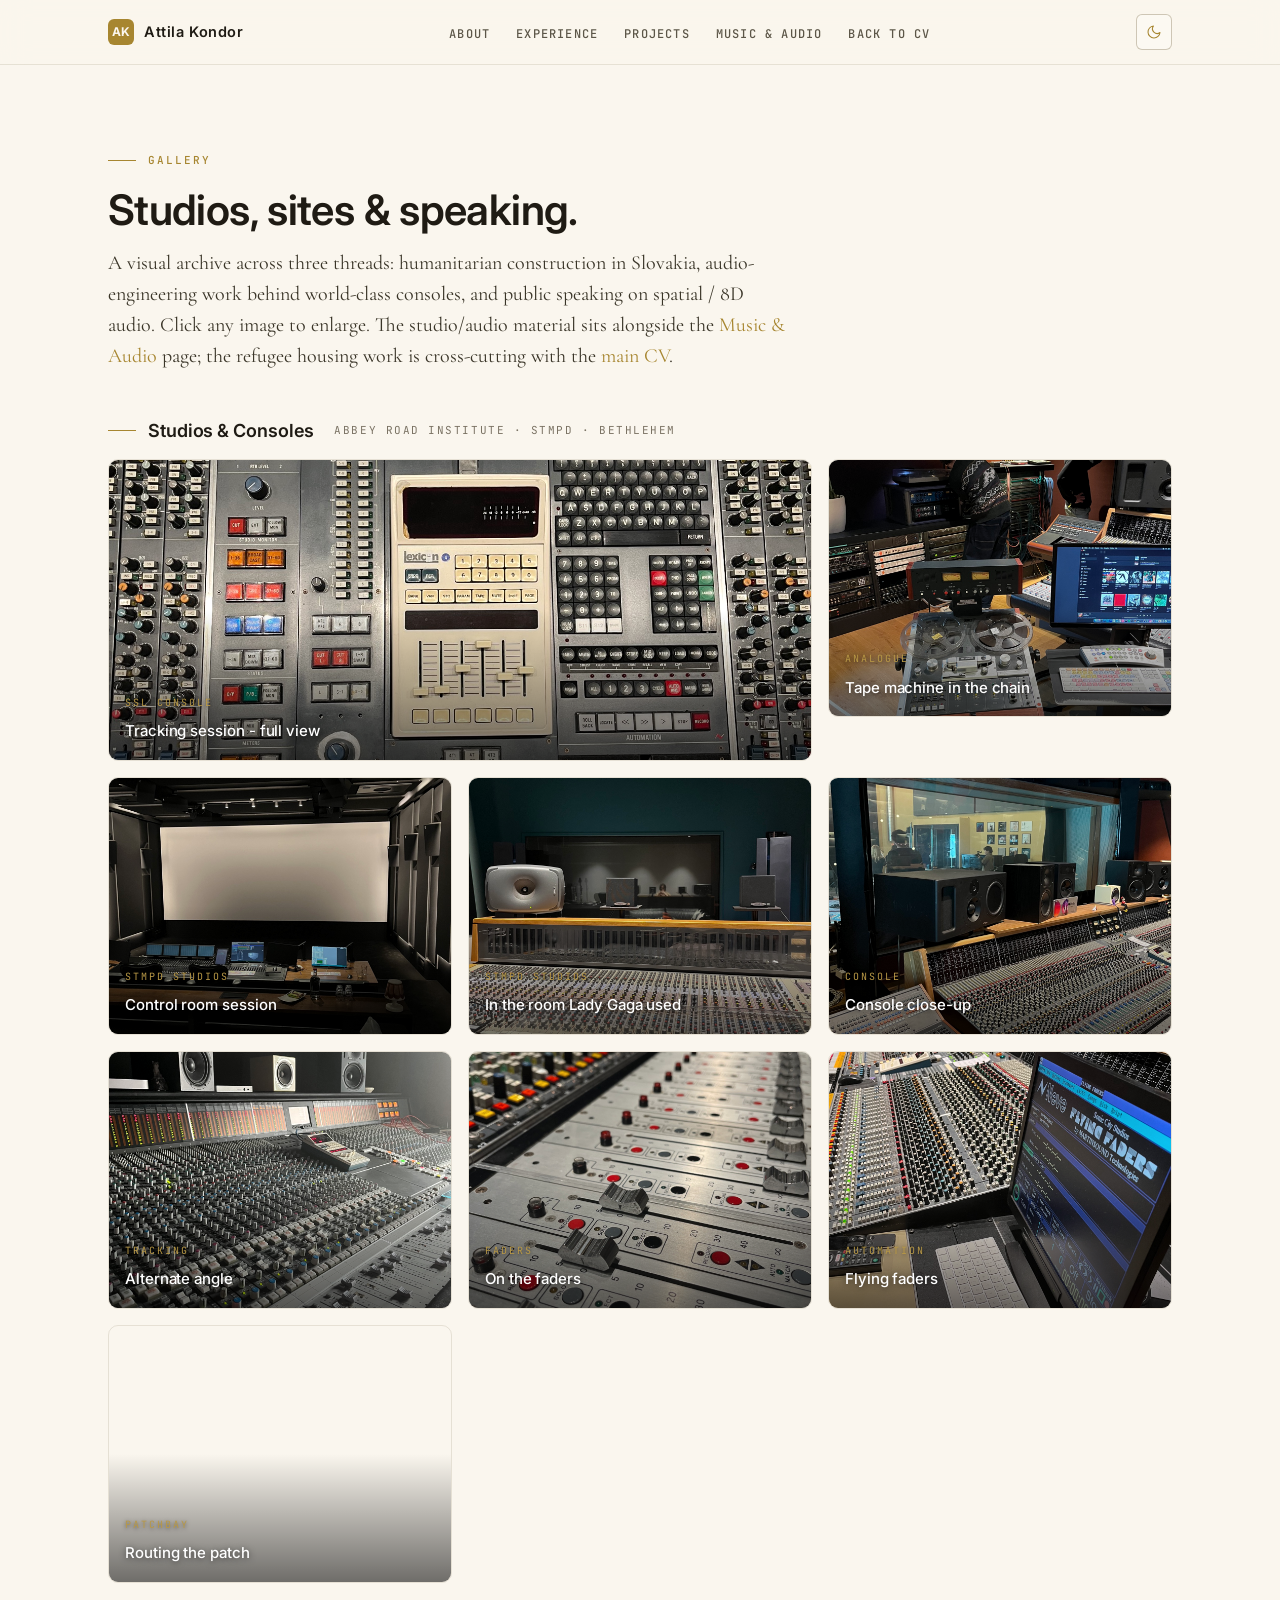
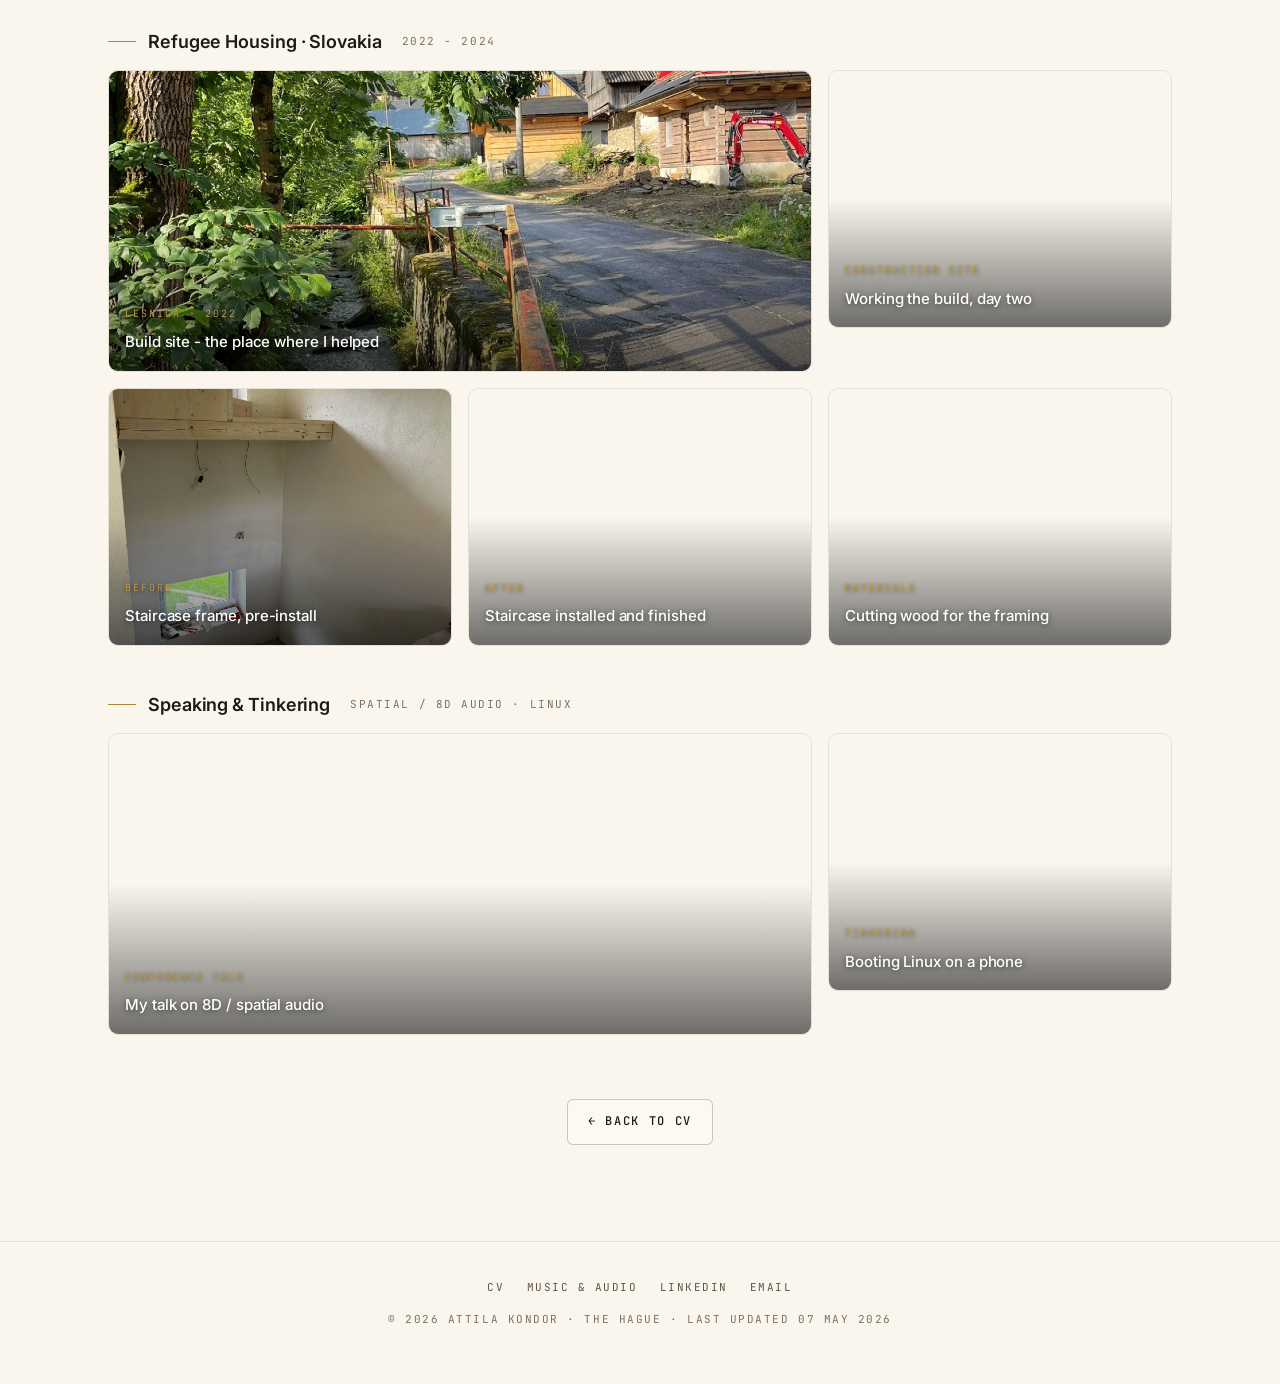
<file: gallery.html>
<!DOCTYPE html>
<html lang="en">
<head>
<meta charset="UTF-8" />
<meta name="viewport" content="width=device-width, initial-scale=1.0" />
<meta name="theme-color" content="#FAF6EE" />
<meta name="description" content="Photo gallery - Attila Kondor. Refugee housing fieldwork in Slovakia, studio sessions at Abbey Road Institute and STMPD, and a conference talk on spatial audio." />
<meta name="robots" content="index, follow" />
<meta property="og:type" content="website" />
<meta property="og:title" content="Gallery · Attila Kondor" />
<meta property="og:description" content="Refugee housing fieldwork, studio sessions, and a conference talk on spatial audio." />
<meta property="og:url" content="https://attilakondor.com/gallery.html" />
<meta property="og:image" content="https://attilakondor.com/assets/social/og-image.png" />
<title>Gallery · Attila Kondor</title>

<link rel="icon" href="data:image/svg+xml,<svg xmlns='http://www.w3.org/2000/svg' viewBox='0 0 32 32'><rect width='32' height='32' rx='6' fill='%23A78630'/><text x='16' y='22' text-anchor='middle' font-family='Inter,sans-serif' font-weight='600' font-size='15' fill='%23FAF6EE'>AK</text></svg>" />

<link rel="preconnect" href="https://fonts.googleapis.com" />
<link rel="preconnect" href="https://fonts.gstatic.com" crossorigin />
<link rel="preload" as="style" href="https://fonts.googleapis.com/css2?family=Cormorant+Garamond:ital,wght@0,400;0,500;0,600;1,400&family=Inter:wght@400;500;600;700&family=JetBrains+Mono:wght@400;500&display=swap" />
<link href="https://fonts.googleapis.com/css2?family=Cormorant+Garamond:ital,wght@0,400;0,500;0,600;1,400&family=Inter:wght@400;500;600;700&family=JetBrains+Mono:wght@400;500&display=swap" rel="stylesheet" />

<style>
  :root { color-scheme: light dark; }
  html, body { background: #FAF6EE; color: #3A3528; }
  :root[data-theme="dark"] html, :root[data-theme="dark"] body { background: #0A0F1A; color: #C8D4E2; }
  body {
    margin: 0;
    font-family: 'Cormorant Garamond', Georgia, serif;
    font-size: 18.5px;
    line-height: 1.65;
    -webkit-font-smoothing: antialiased;
  }
</style>

<link rel="stylesheet" href="assets/css/main.css" />

<script>
  (function () {
    try {
      var saved = localStorage.getItem('ak-theme');
      if (saved === 'dark') document.documentElement.setAttribute('data-theme', 'dark');
    } catch (e) {}
  })();
</script>
</head>
<body>

<a href="#gallery-main" class="skip-link">Skip to content</a>

<nav class="nav">
  <div class="nav-inner">
    <a href="index.html" class="nav-brand"><span class="mark">AK</span> Attila Kondor</a>
    <ul class="nav-links">
      <li><a href="index.html#about">About</a></li>
      <li><a href="index.html#experience">Experience</a></li>
      <li><a href="index.html#projects">Projects</a></li>
      <li><a href="music.html">Music &amp; Audio</a></li>
      <li><a href="index.html">Back to CV</a></li>
    </ul>
    <div class="nav-right">
      <button class="theme-toggle" id="themeToggle" aria-label="Toggle theme" title="Toggle theme">
        <svg class="icon-moon" viewBox="0 0 24 24" aria-hidden="true">
          <path d="M21 12.8A9 9 0 1 1 11.2 3a7 7 0 0 0 9.8 9.8z"/>
        </svg>
        <svg class="icon-sun" viewBox="0 0 24 24" aria-hidden="true">
          <circle cx="12" cy="12" r="4"/>
          <path d="M12 2v2M12 20v2M4.93 4.93l1.41 1.41M17.66 17.66l1.41 1.41M2 12h2M20 12h2M4.93 19.07l1.41-1.41M17.66 6.34l1.41-1.41"/>
        </svg>
      </button>
    </div>
  </div>
</nav>

<section style="padding-top: 140px;" id="gallery-main">
  <div class="container">
    <div class="eyebrow reveal">Gallery</div>
    <h1 class="section-title reveal" style="font-family: var(--f-sans);">Studios, sites &amp; speaking.</h1>
    <p class="section-lede reveal">
      A visual archive across three threads: humanitarian construction in
      Slovakia, audio-engineering work behind world-class consoles, and
      public speaking on spatial / 8D audio. Click any image to enlarge.
      The studio/audio material sits alongside the
      <a href="music.html">Music &amp; Audio</a> page; the refugee
      housing work is cross-cutting with the <a href="index.html">main CV</a>.
    </p>

    <h3 class="gallery-section-title reveal">Studios &amp; Consoles <span class="count">Abbey Road Institute · STMPD · Bethlehem</span></h3>
    <div class="gallery reveal-stagger">
      <div class="photo feature" data-cap="SSL Console - tracking session, full view">
        <img decoding="async" src="assets/photos/studio-console-1.jpg" alt="SSL console session" loading="lazy"/>
        <div class="cap"><span class="tag">SSL Console</span><span class="title">Tracking session - full view</span></div>
      </div>
      <div class="photo" data-cap="Tape machine - analogue chain">
        <img decoding="async" src="assets/photos/studio-tape-machine.jpg" alt="Tape machine" loading="lazy"/>
        <div class="cap"><span class="tag">Analogue</span><span class="title">Tape machine in the chain</span></div>
      </div>
      <div class="photo" data-cap="STMPD Studios - control room">
        <img decoding="async" src="assets/photos/studio-stmpd-1.jpg" alt="STMPD Studios" loading="lazy"/>
        <div class="cap"><span class="tag">STMPD Studios</span><span class="title">Control room session</span></div>
      </div>
      <div class="photo" data-cap="STMPD Studios - the room Lady Gaga used">
        <img decoding="async" src="assets/photos/studio-stmpd-2.jpg" alt="STMPD Studios room" loading="lazy"/>
        <div class="cap"><span class="tag">STMPD Studios</span><span class="title">In the room Lady Gaga used</span></div>
      </div>
      <div class="photo" data-cap="Console close-up">
        <img decoding="async" src="assets/photos/studio-console-2.jpg" alt="Studio console" loading="lazy"/>
        <div class="cap"><span class="tag">Console</span><span class="title">Console close-up</span></div>
      </div>
      <div class="photo" data-cap="Studio session - alternate view">
        <img decoding="async" src="assets/photos/studio-console-3.jpg" alt="Studio console alternate view" loading="lazy"/>
        <div class="cap"><span class="tag">Tracking</span><span class="title">Alternate angle</span></div>
      </div>
      <div class="photo" data-cap="On the faders - mix pass">
        <img decoding="async" src="assets/photos/studio-console-faders.jpg" alt="Faders" loading="lazy"/>
        <div class="cap"><span class="tag">Faders</span><span class="title">On the faders</span></div>
      </div>
      <div class="photo" data-cap="Flying faders mid-recall">
        <img decoding="async" src="assets/photos/studio-flying-faders.jpg" alt="Flying faders" loading="lazy"/>
        <div class="cap"><span class="tag">Automation</span><span class="title">Flying faders</span></div>
      </div>
      <div class="photo" data-cap="Patchbay - signal routing">
        <img decoding="async" src="assets/photos/studio-patchbay.jpg" alt="Patchbay" loading="lazy"/>
        <div class="cap"><span class="tag">Patchbay</span><span class="title">Routing the patch</span></div>
      </div>
    </div>

    <h3 class="gallery-section-title reveal">Refugee Housing · Slovakia <span class="count">2022 - 2024</span></h3>
    <div class="gallery reveal-stagger">
      <div class="photo feature" data-cap="Build site, Slovakia · Helping Ukrainian refugee families">
        <img decoding="async" src="assets/photos/ukraine-site-1.jpg" alt="Build site for Ukrainian refugee housing in Slovakia" loading="lazy"/>
        <div class="cap"><span class="tag">Lesnica · 2022</span><span class="title">Build site - the place where I helped</span></div>
      </div>
      <div class="photo" data-cap="Build site continued · Slovakia">
        <img decoding="async" src="assets/photos/ukraine-site-2.jpg" alt="Construction site in Slovakia" loading="lazy"/>
        <div class="cap"><span class="tag">Construction Site</span><span class="title">Working the build, day two</span></div>
      </div>
      <div class="photo" data-cap="Before installing the staircase">
        <img decoding="async" src="assets/photos/ukraine-before-stairs.jpg" alt="Before installing staircase" loading="lazy"/>
        <div class="cap"><span class="tag">Before</span><span class="title">Staircase frame, pre-install</span></div>
      </div>
      <div class="photo" data-cap="After staircase install">
        <img decoding="async" src="assets/photos/ukraine-after-stairs.jpg" alt="After staircase install" loading="lazy"/>
        <div class="cap"><span class="tag">After</span><span class="title">Staircase installed and finished</span></div>
      </div>
      <div class="photo" data-cap="Wood preparation · Slovakia">
        <img decoding="async" src="assets/photos/ukraine-woodcutting.jpg" alt="Cutting wood for the build" loading="lazy"/>
        <div class="cap"><span class="tag">Materials</span><span class="title">Cutting wood for the framing</span></div>
      </div>
    </div>

    <h3 class="gallery-section-title reveal">Speaking &amp; Tinkering <span class="count">Spatial / 8D Audio · Linux</span></h3>
    <div class="gallery reveal-stagger">
      <div class="photo feature" data-cap="Conference talk on 8D / spatial audio">
        <img decoding="async" src="assets/photos/conference-8d-audio.jpg" alt="Conference on 8D audio" loading="lazy"/>
        <div class="cap"><span class="tag">Conference Talk</span><span class="title">My talk on 8D / spatial audio</span></div>
      </div>
      <div class="photo" data-cap="Booting Linux on a phone">
        <img decoding="async" src="assets/photos/linux-on-phone.jpg" alt="Linux running on a phone" loading="lazy"/>
        <div class="cap"><span class="tag">Tinkering</span><span class="title">Booting Linux on a phone</span></div>
      </div>
    </div>

    <p style="margin-top: 64px; text-align: center;">
      <a href="index.html" class="btn">← Back to CV</a>
    </p>
  </div>
</section>

<footer>
  <div class="container">
    <div class="footer-links">
      <a href="index.html">CV</a>
      <a href="music.html">Music &amp; Audio</a>
      <a href="https://www.linkedin.com/in/attila-kondor-" target="_blank" rel="noopener">LinkedIn</a>
      <a href="mailto:attilakondor006@gmail.com">Email</a>
    </div>
    <p>© 2026 Attila Kondor · The Hague · Last updated 07 May 2026</p>
  </div>
</footer>

<script>
/* Reveal-on-scroll */
const io = new IntersectionObserver((entries) => {
  for (const e of entries) {
    if (e.isIntersecting) { e.target.classList.add('shown'); io.unobserve(e.target); }
  }
}, { threshold: 0.12, rootMargin: '0px 0px -60px 0px' });
document.querySelectorAll('.reveal, .reveal-stagger').forEach(el => io.observe(el));

/* Theme toggle */
const themeBtn = document.getElementById('themeToggle');
if (themeBtn) {
  themeBtn.addEventListener('click', () => {
    const isDark = document.documentElement.getAttribute('data-theme') === 'dark';
    if (isDark) {
      document.documentElement.removeAttribute('data-theme');
      try { localStorage.setItem('ak-theme', 'light'); } catch (e) {}
    } else {
      document.documentElement.setAttribute('data-theme', 'dark');
      try { localStorage.setItem('ak-theme', 'dark'); } catch (e) {}
    }
  });
}

/* Lightbox */
function openLightbox(src, caption) {
  let lb = document.getElementById('lightbox');
  if (!lb) {
    lb = document.createElement('div');
    lb.id = 'lightbox';
    lb.className = 'lightbox';
    lb.setAttribute('role', 'dialog');
    lb.setAttribute('aria-modal', 'true');
    lb.setAttribute('aria-label', 'Image viewer');
    lb.innerHTML =
      '<button class="lightbox-close" aria-label="Close image viewer">&times;</button>' +
      '<img decoding="async" alt=""/>' +
      '<div class="lightbox-cap"></div>';
    document.body.appendChild(lb);
    lb.addEventListener('click', (e) => { if (e.target === lb) closeLightbox(); });
    lb.querySelector('.lightbox-close').addEventListener('click', closeLightbox);
    lb.addEventListener('keydown', (e) => {
      if (e.key === 'Tab') {
        e.preventDefault();
        lb.querySelector('.lightbox-close').focus();
      }
    });
  }
  lb.querySelector('img').src = src;
  lb.querySelector('img').alt = caption || '';
  lb.querySelector('.lightbox-cap').textContent = caption || '';
  lb.classList.add('open');
  document.body.style.overflow = 'hidden';
  setTimeout(() => lb.querySelector('.lightbox-close').focus(), 0);
}
function closeLightbox() {
  const lb = document.getElementById('lightbox');
  if (!lb) return;
  lb.classList.remove('open');
  document.body.style.overflow = '';
  if (lastFocus && typeof lastFocus.focus === 'function') {
    lastFocus.focus();
    lastFocus = null;
  }
}
let lastFocus = null;
document.querySelectorAll('.gallery .photo').forEach(slot => {
  slot.setAttribute('tabindex', '0');
  slot.setAttribute('role', 'button');
  const img = slot.querySelector('img');
  if (img) slot.setAttribute('aria-label', 'View image: ' + (slot.dataset.cap || img.alt || 'photo'));

  const open = () => {
    if (img && img.src) {
      lastFocus = slot;
      openLightbox(img.src, slot.dataset.cap || img.alt);
    }
  };
  slot.addEventListener('click', open);
  slot.addEventListener('keydown', (e) => {
    if (e.key === 'Enter' || e.key === ' ') {
      e.preventDefault();
      open();
    }
  });
});
window.addEventListener('keydown', (e) => {
  if (e.key === 'Escape') closeLightbox();
});
</script>

</body>
</html>
</file>
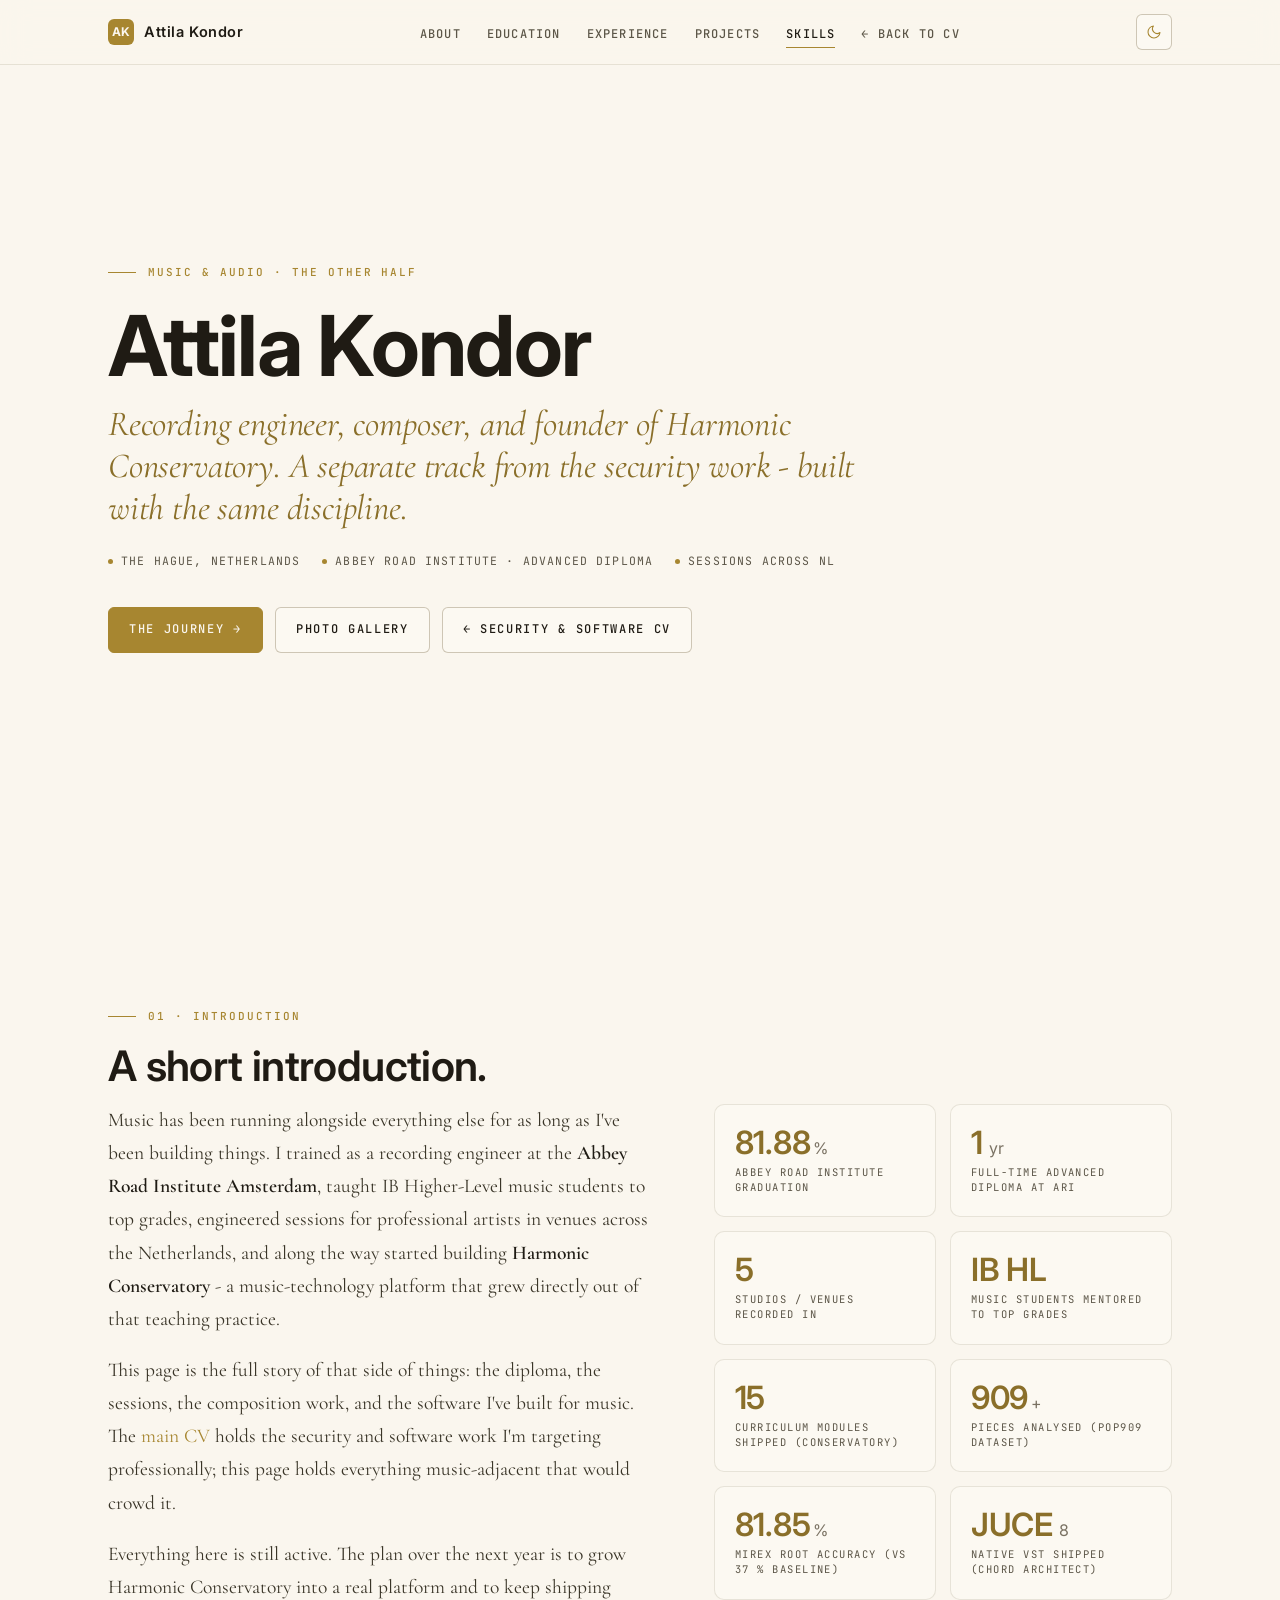
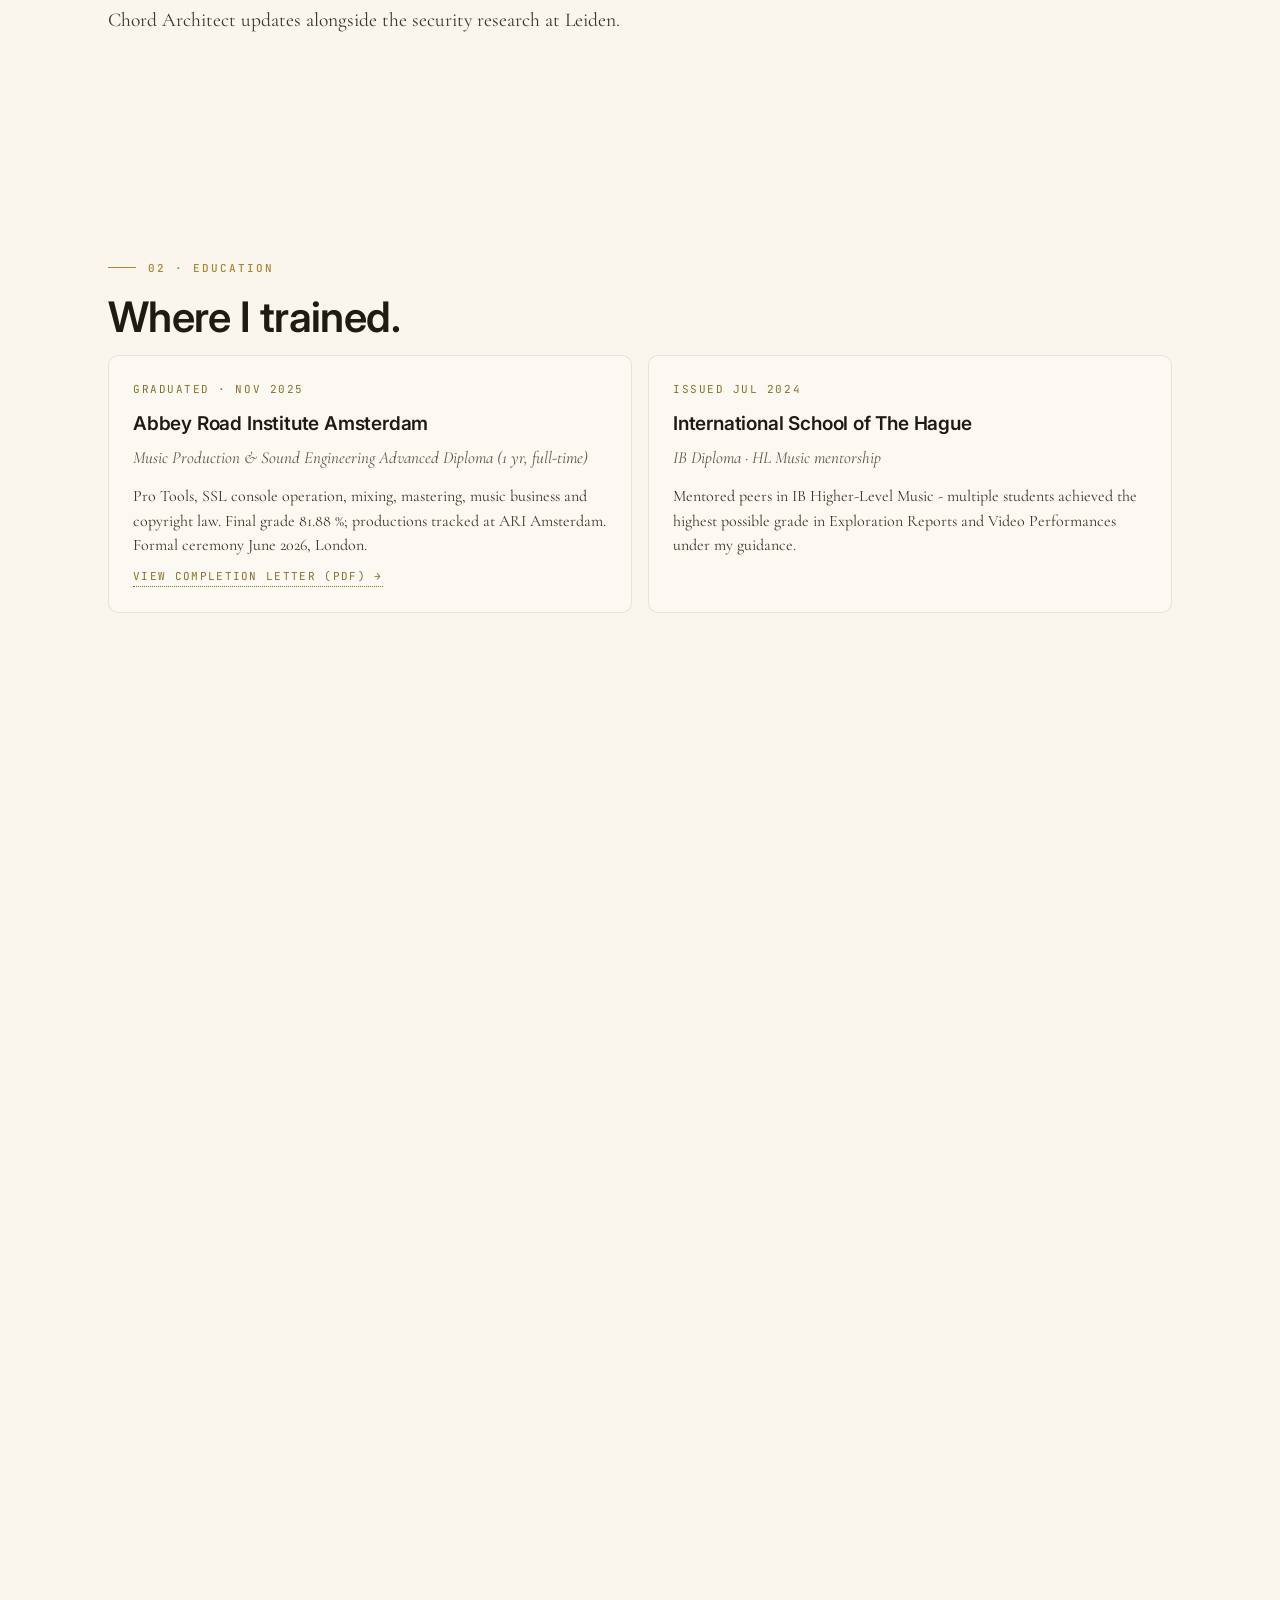
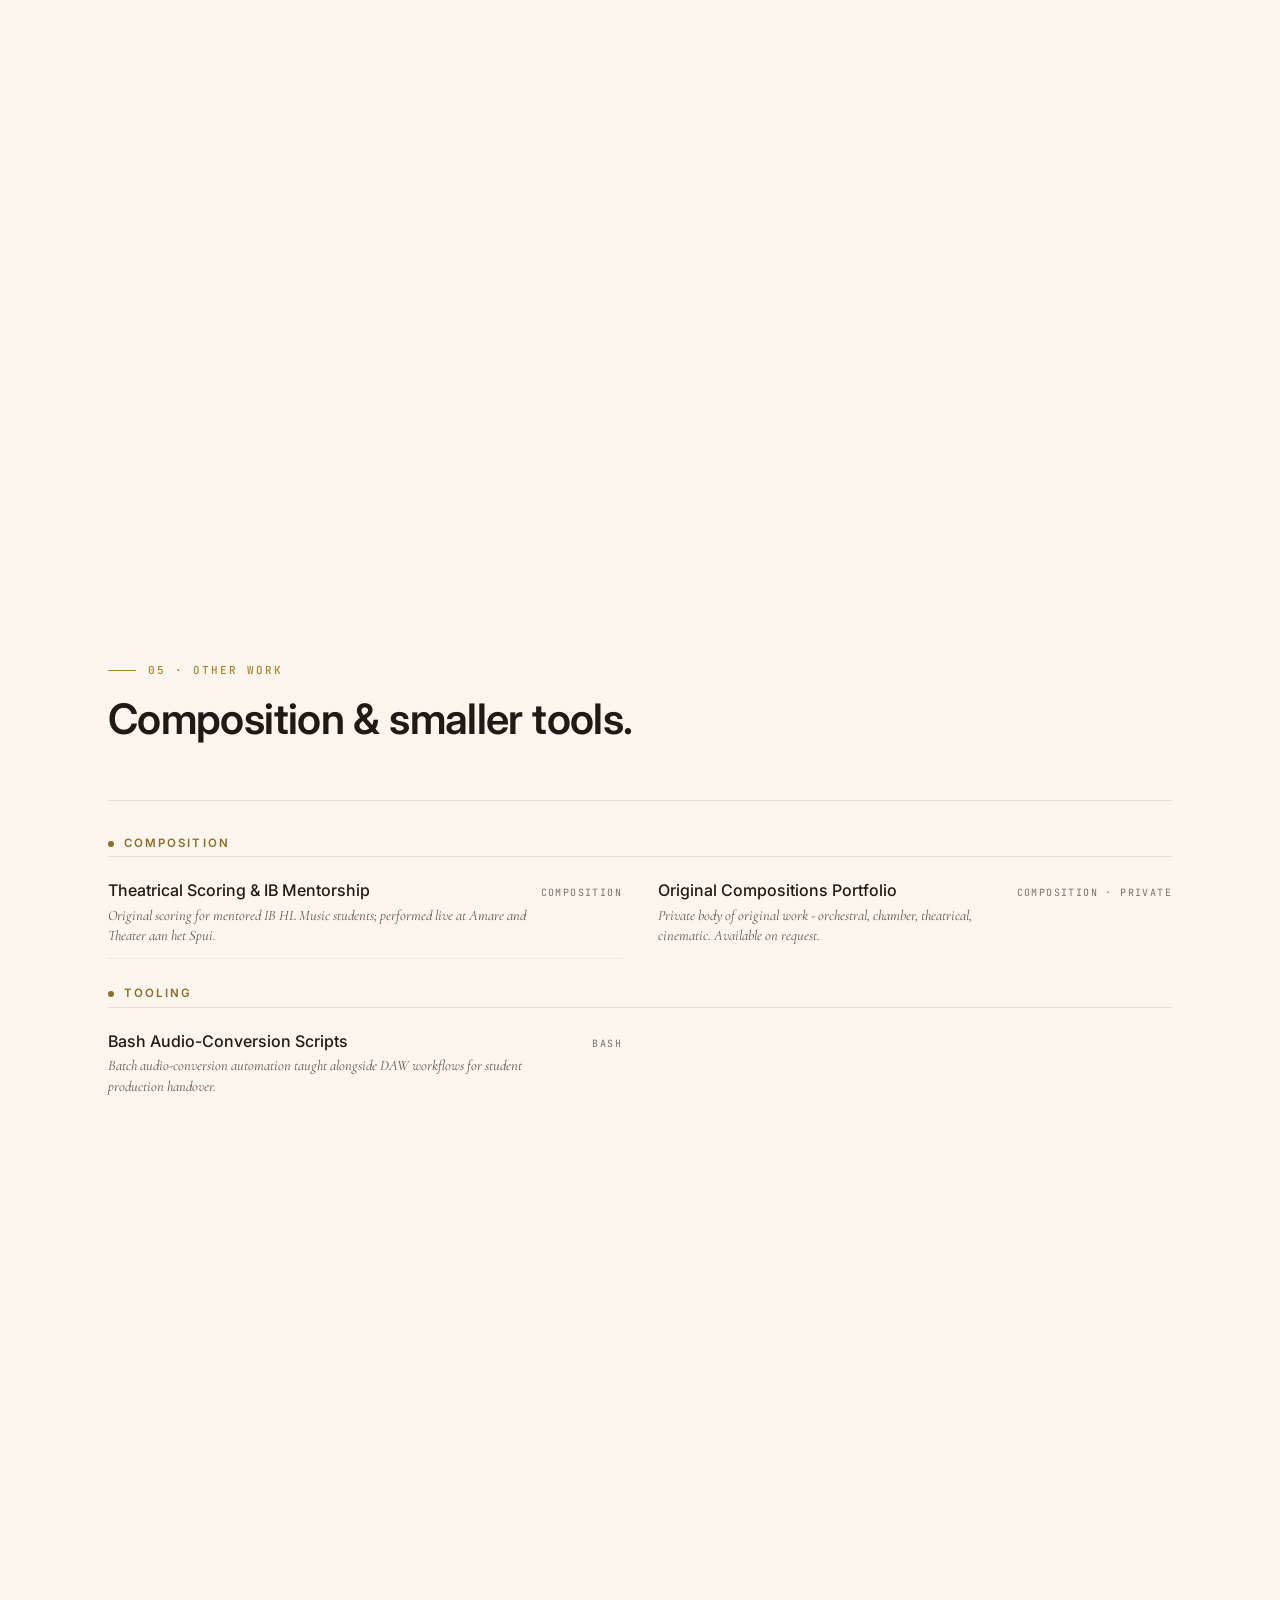
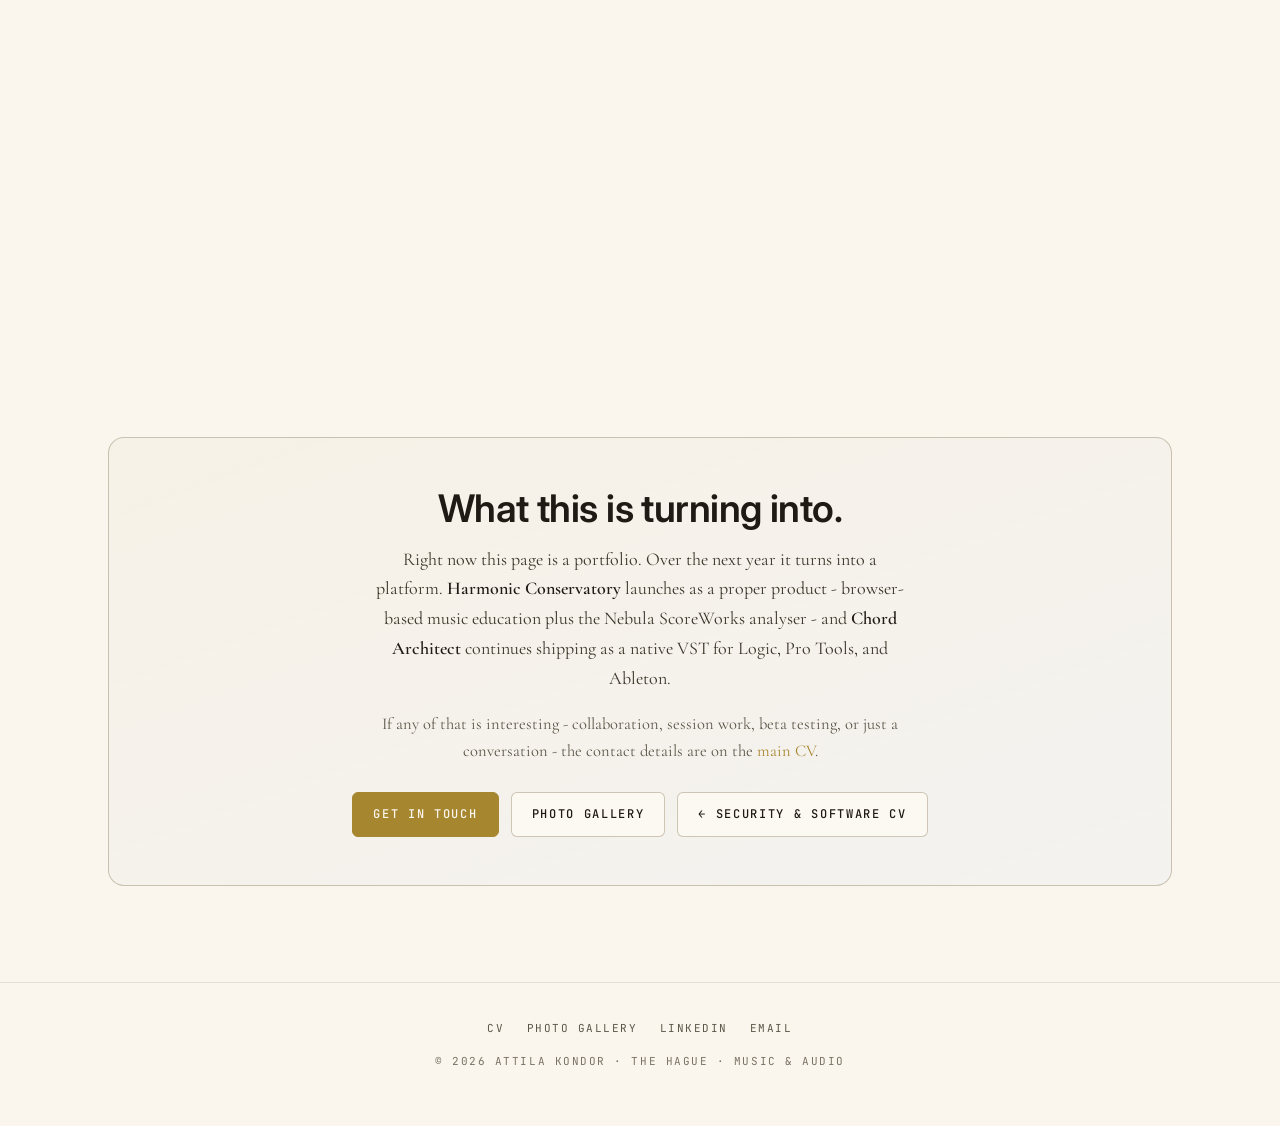
<file: music.html>
<!DOCTYPE html>
<html lang="en">
<head>
<meta charset="UTF-8" />
<meta name="viewport" content="width=device-width, initial-scale=1.0" />
<meta name="theme-color" content="#FAF6EE" />
<meta name="description" content="Music & Audio - Attila Kondor. Recording engineer, composer, and founder of Harmonic Conservatory. Abbey Road Institute Advanced Diploma, sessions across Amsterdam and The Hague, in-browser music-tech tooling." />
<meta name="robots" content="index, follow" />
<meta property="og:type" content="website" />
<meta property="og:title" content="Music &amp; Audio · Attila Kondor" />
<meta property="og:description" content="Recording engineer, composer, and founder of Harmonic Conservatory. Abbey Road Institute Advanced Diploma; sessions across Amsterdam and The Hague." />
<meta property="og:url" content="https://attilakondor.com/music.html" />
<meta property="og:image" content="https://attilakondor.com/assets/social/og-image.png" />
<title>Music &amp; Audio · Attila Kondor</title>

<link rel="icon" href="data:image/svg+xml,<svg xmlns='http://www.w3.org/2000/svg' viewBox='0 0 32 32'><rect width='32' height='32' rx='6' fill='%23A78630'/><text x='16' y='22' text-anchor='middle' font-family='Inter,sans-serif' font-weight='600' font-size='15' fill='%23FAF6EE'>AK</text></svg>" />

<link rel="preconnect" href="https://fonts.googleapis.com" />
<link rel="preconnect" href="https://fonts.gstatic.com" crossorigin />
<link rel="preload" as="style" href="https://fonts.googleapis.com/css2?family=Cormorant+Garamond:ital,wght@0,400;0,500;0,600;1,400&family=Inter:wght@400;500;600;700&family=JetBrains+Mono:wght@400;500&display=swap" />
<link href="https://fonts.googleapis.com/css2?family=Cormorant+Garamond:ital,wght@0,400;0,500;0,600;1,400&family=Inter:wght@400;500;600;700&family=JetBrains+Mono:wght@400;500&display=swap" rel="stylesheet" />

<style>
  :root { color-scheme: light dark; }
  html, body { background: #FAF6EE; color: #3A3528; }
  :root[data-theme="dark"] html, :root[data-theme="dark"] body { background: #0A0F1A; color: #C8D4E2; }
  body {
    margin: 0;
    font-family: 'Cormorant Garamond', Georgia, serif;
    font-size: 18.5px;
    line-height: 1.65;
    -webkit-font-smoothing: antialiased;
  }
</style>

<link rel="stylesheet" href="assets/css/main.css" />

<script>
  (function () {
    try {
      var saved = localStorage.getItem('ak-theme');
      if (saved === 'dark') document.documentElement.setAttribute('data-theme', 'dark');
    } catch (e) {}
  })();
</script>
</head>

<body>

<a href="#about" class="skip-link">Skip to content</a>

<!-- ============== NAV ============== -->
<nav class="nav">
  <div class="nav-inner">
    <a href="#top" class="nav-brand"><span class="mark">AK</span> Attila Kondor</a>
    <ul class="nav-links">
      <li><a href="#about">About</a></li>
      <li><a href="#education">Education</a></li>
      <li><a href="#experience">Experience</a></li>
      <li><a href="#projects">Projects</a></li>
      <li><a href="#skills">Skills</a></li>
      <li><a href="index.html">← Back to CV</a></li>
    </ul>
    <div class="nav-right">
      <button class="theme-toggle" id="themeToggle" aria-label="Toggle theme" title="Toggle theme">
        <svg class="icon-moon" viewBox="0 0 24 24" aria-hidden="true">
          <path d="M21 12.8A9 9 0 1 1 11.2 3a7 7 0 0 0 9.8 9.8z"/>
        </svg>
        <svg class="icon-sun" viewBox="0 0 24 24" aria-hidden="true">
          <circle cx="12" cy="12" r="4"/>
          <path d="M12 2v2M12 20v2M4.93 4.93l1.41 1.41M17.66 17.66l1.41 1.41M2 12h2M20 12h2M4.93 19.07l1.41-1.41M17.66 6.34l1.41-1.41"/>
        </svg>
      </button>
    </div>
  </div>
</nav>

<!-- ============== HERO ============== -->
<header class="hero" id="top">
  <div class="container">
    <div class="hero-grid">
      <div class="hero-text">
        <div class="eyebrow" style="margin-bottom: 22px;">Music &amp; Audio · The other half</div>
        <h1>
          Attila Kondor
          <span class="accent">Recording engineer, composer, and founder of Harmonic Conservatory. A separate track from the security work - built with the same discipline.</span>
        </h1>
        <div class="hero-meta">
          <span>The Hague, Netherlands</span>
          <span>Abbey Road Institute · Advanced Diploma</span>
          <span>Sessions across NL</span>
        </div>
        <div class="hero-actions">
          <a href="#experience" class="btn btn-primary">The journey →</a>
          <a href="gallery.html" class="btn">Photo gallery</a>
          <a href="index.html" class="btn">← Security &amp; software CV</a>
        </div>
      </div>
    </div>
  </div>
</header>

<!-- ============== ABOUT ============== -->
<section id="about">
  <div class="container">
    <div class="eyebrow reveal">01 · Introduction</div>
    <h2 class="section-title reveal">A short introduction.</h2>

    <div class="about-grid">
      <div class="about-text reveal">
        <p>
          Music has been running alongside everything else for as long as
          I've been building things. I trained as a recording engineer at
          the <strong>Abbey Road Institute Amsterdam</strong>, taught IB
          Higher-Level music students to top grades, engineered sessions
          for professional artists in venues across the Netherlands, and
          along the way started building <strong>Harmonic Conservatory</strong>
          - a music-technology platform that grew directly out of that
          teaching practice.
        </p>
        <p>
          This page is the full story of that side of things: the
          diploma, the sessions, the composition work, and the software
          I've built for music. The <a href="index.html">main CV</a>
          holds the security and software work I'm targeting
          professionally; this page holds everything music-adjacent that
          would crowd it.
        </p>
        <p>
          Everything here is still active. The plan over the next year
          is to grow Harmonic Conservatory into a real platform and to
          keep shipping Chord Architect updates alongside the security
          research at Leiden.
        </p>
      </div>
      <div class="stats reveal-stagger">
        <div class="stat">
          <div class="stat-num">81.88<small>%</small></div>
          <div class="stat-label">Abbey Road Institute graduation</div>
        </div>
        <div class="stat">
          <div class="stat-num">1<small> yr</small></div>
          <div class="stat-label">Full-time Advanced Diploma at ARI</div>
        </div>
        <div class="stat">
          <div class="stat-num">5</div>
          <div class="stat-label">Studios / venues recorded in</div>
        </div>
        <div class="stat">
          <div class="stat-num">IB HL</div>
          <div class="stat-label">Music students mentored to top grades</div>
        </div>
        <div class="stat">
          <div class="stat-num">15</div>
          <div class="stat-label">Curriculum modules shipped (Conservatory)</div>
        </div>
        <div class="stat">
          <div class="stat-num">909<small>+</small></div>
          <div class="stat-label">Pieces analysed (POP909 dataset)</div>
        </div>
        <div class="stat">
          <div class="stat-num">81.85<small>%</small></div>
          <div class="stat-label">MIREX root accuracy (vs 37 % baseline)</div>
        </div>
        <div class="stat">
          <div class="stat-num">JUCE<small> 8</small></div>
          <div class="stat-label">Native VST shipped (Chord Architect)</div>
        </div>
      </div>
    </div>
  </div>
</section>

<!-- ============== EDUCATION ============== -->
<section id="education">
  <div class="container">
    <div class="eyebrow reveal">02 · Education</div>
    <h2 class="section-title reveal">Where I trained.</h2>

    <div class="edu-grid reveal-stagger">

      <div class="edu-card">
        <div class="edu-date">Graduated · Nov 2025</div>
        <div class="edu-school">Abbey Road Institute Amsterdam</div>
        <div class="edu-degree">Music Production &amp; Sound Engineering Advanced Diploma (1 yr, full-time)</div>
        <div class="edu-detail">
          Pro Tools, SSL console operation, mixing, mastering, music
          business and copyright law. Final grade 81.88 %; productions
          tracked at ARI Amsterdam. Formal ceremony June 2026, London.
          <a href="assets/docs/abbey-road-completion.pdf" target="_blank" rel="noopener" class="edu-link">View completion letter (PDF) →</a>
        </div>
      </div>

      <div class="edu-card">
        <div class="edu-date">Issued Jul 2024</div>
        <div class="edu-school">International School of The Hague</div>
        <div class="edu-degree">IB Diploma · HL Music mentorship</div>
        <div class="edu-detail">
          Mentored peers in IB Higher-Level Music - multiple students
          achieved the highest possible grade in Exploration Reports
          and Video Performances under my guidance.
        </div>
      </div>

    </div>
  </div>
</section>

<!-- ============== EXPERIENCE ============== -->
<section id="experience">
  <div class="container">
    <div class="eyebrow reveal">03 · Experience</div>
    <h2 class="section-title reveal">Where I've built and recorded.</h2>

    <div class="timeline">

      <div class="tl-item reveal">
        <div class="tl-date">Mar 2025 - Present · Hybrid</div>
        <div class="tl-role">Founder &amp; Lead Developer</div>
        <div class="tl-company">Harmonic Conservatory · Self-employed
          <span class="pin">The Hague, NL</span></div>
        <p class="tl-body">
          Founding and developing Harmonic Conservatory, a pre-launch
          music-technology startup. Its first product, <em>Nebula
          ScoreWorks</em>, is a website that takes a piece of digital
          sheet music and breaks it down automatically - showing the
          chords, the structure, the rises and falls of tension - and
          writes a plain-English description of what's happening
          musically.
        </p>
        <ul class="tl-bullets">
          <li>Built the entire analyser in the browser using plain JavaScript - no servers, runs instantly on any computer.</li>
          <li>Built an automated test system that runs the analyser against 909+ real songs from a public reference dataset, flagging any drop in accuracy on every code change.</li>
          <li>Designed a classification system that recognises common song structures (verse-chorus-verse patterns and similar) - the same kind of pattern-recognition skill used in OSINT investigation and threat-classification work.</li>
          <li>Tracked down a tricky audio bug that was silently cutting off the first fifth of a second of every playback. Wrote a clean fix and shipped it.</li>
          <li>Built an automatic commentary feature: for every musical phrase the system writes a paragraph in plain English explaining what's happening - so beginners can read the analysis without music-theory training.</li>
        </ul>
        <div class="inline-strip">
          <div class="photo" data-cap="Nebula ScoreWorks - tension graph &amp; score render with chord roman-numeral analysis">
            <img decoding="async" src="assets/photos/nebula-1.jpg" alt="Nebula ScoreWorks - tension graph view" loading="lazy"/>
            <div class="cap">Tension graph · Score render</div>
          </div>
          <div class="photo" data-cap="Nebula ScoreWorks - global music culture &amp; eras map">
            <img decoding="async" src="assets/photos/nebula-3.jpg" alt="Nebula ScoreWorks - culture and eras map" loading="lazy"/>
            <div class="cap">Culture &amp; eras map</div>
          </div>
          <div class="photo" data-cap="Nebula ScoreWorks - phrase-specific composition prose">
            <img decoding="async" src="assets/photos/nebula-6.jpg" alt="Nebula ScoreWorks - generative prose" loading="lazy"/>
            <div class="cap">Generative composition prose</div>
          </div>
        </div>
        <div class="tl-tags">
          <span class="chip gold">Vanilla JS</span>
          <span class="chip gold">VexFlow</span>
          <span class="chip gold">Web Audio</span>
          <span class="chip gold">MIDI / MusicXML</span>
          <span class="chip blue">Node CLI</span>
          <span class="chip">DSP</span>
          <span class="chip">Design Systems</span>
          <span class="chip">EdTech</span>
        </div>
      </div>

      <div class="tl-item reveal">
        <div class="tl-date">Jul 2023 - Jan 2025 · Hybrid</div>
        <div class="tl-role">Music Instructor &amp; Independent Recording Engineer</div>
        <div class="tl-company">Self-employed
          <span class="pin">The Hague, NL</span></div>
        <p class="tl-body">
          Two parallel tracks under one self-employed practice. <strong>Taught
          students</strong> composition, piano performance, and music
          production using industry-standard tools (Logic Pro X, Pro
          Tools, SSL mixing consoles); several mentees earned the
          <strong>top grade</strong> in IB Higher-Level Music. Alongside
          teaching, <strong>engineered recording sessions for working
          professional artists</strong> - strings, vocals, solo piano,
          and live theatrical performances.
        </p>
        <ul class="tl-bullets">
          <li><strong>Sessions for professional artists</strong> - tracked string ensembles, solo vocalists, and live theatrical performances across studio and venue settings, with full microphone-placement and signal-chain documentation so the sessions are reproducible.</li>
          <li>Recorded at <strong>Amare</strong>, <strong>Theater aan het Spui</strong>, and the Bethlehem chapel - covering studio piano captures, choir / ensemble work, and live theatrical productions.</li>
          <li>Designed individual lesson plans for each student - some learning piano as songwriters, others as classical arrangers.</li>
          <li>Trained students to move smoothly between the major music software (Logic Pro X, Pro Tools, Sibelius, MuseScore, Dorico) so they could pick the right tool for each project.</li>
          <li>Wrote small command-line scripts that automatically convert and rename batches of audio files - saving students hours of manual work each session.</li>
          <li>Composed original pieces inspired by theatrical performances, tailored to IB exam requirements.</li>
        </ul>
        <div class="inline-strip">
          <div class="photo" data-cap="On the faders - mix pass">
            <img decoding="async" src="assets/photos/studio-console-faders.jpg" alt="On the faders" loading="lazy"/>
            <div class="cap">Faders · Mix pass</div>
          </div>
          <div class="photo" data-cap="Flying faders mid-recall">
            <img decoding="async" src="assets/photos/studio-flying-faders.jpg" alt="Flying faders" loading="lazy"/>
            <div class="cap">Automation · Flying faders</div>
          </div>
          <div class="photo" data-cap="Patchbay - signal routing">
            <img decoding="async" src="assets/photos/studio-patchbay.jpg" alt="Patchbay" loading="lazy"/>
            <div class="cap">Patchbay · Routing</div>
          </div>
        </div>
        <div class="tl-tags">
          <span class="chip gold">Recording Engineer</span>
          <span class="chip gold">Composition</span>
          <span class="chip gold">Mentoring</span>
          <span class="chip">String tracking</span>
          <span class="chip">Vocal tracking</span>
          <span class="chip">Live capture</span>
          <span class="chip">Pro Tools</span>
          <span class="chip">Logic Pro X</span>
          <span class="chip">SSL consoles</span>
          <span class="chip">Sibelius / MuseScore / Dorico</span>
          <span class="chip blue">Bash</span>
        </div>
      </div>

    </div>
  </div>
</section>

<!-- ============== PROJECTS ============== -->
<section id="projects">
  <div class="container">
    <div class="eyebrow reveal">04 · Projects</div>
    <h2 class="section-title reveal">Selected music &amp; audio work.</h2>
    <p class="section-lede reveal">
      A mix of in-browser music-tech, native plugin work, and recording
      sessions. For the C++/JUCE plugin story, see
      <a href="index.html#chord-architect">Chord Architect →</a> on
      the software CV.
    </p>

    <div class="projects-grid">

      <article class="project reveal">
        <div class="project-tag"><span class="dot"></span> Music Tech · EdTech</div>
        <h3>Harmonic Conservatory - online music school</h3>
        <p>
          A complete online music school. 15 progressive modules cover
          theory, harmony, ear training, recording, mixing, and film
          scoring - all running in the browser. Includes log-in to save
          progress and choose between visual themes.
        </p>
        <div class="project-meta">
          <span class="chip gold">EdTech</span>
          <span class="chip">Curriculum design</span>
          <span class="chip">15 modules</span>
        </div>
      </article>

      <article class="project reveal">
        <div class="project-tag"><span class="dot"></span> Music Tech · Toolkit</div>
        <h3>Browser Music-Theory Toolkit</h3>
        <p>
          A collection of in-browser music-theory tools: a chord-progression
          library, a genre-aware chord enhancer, a chord generator,
          a workbench for sketching progressions, and a reference for
          music traditions around the world. All share the same notation
          renderer.
        </p>
        <div class="project-meta">
          <span class="chip gold">Music theory</span>
          <span class="chip">Generative tools</span>
          <span class="chip">Chord voicing</span>
        </div>
      </article>

      <article class="project reveal">
        <div class="project-tag"><span class="dot"></span> Audio · Bug fix</div>
        <h3>Web Audio playback bug fix</h3>
        <p>
          Tracked down a tricky bug that was silently cutting off the
          first fifth of a second of every audio playback. Wrote a
          clean fix - which also lifted a key piece of the analyser's
          accuracy by 19 percentage points, with a follow-up timing
          fix adding another 5.
        </p>
        <div class="project-meta">
          <span class="chip blue">Web Audio</span>
          <span class="chip">Debugging</span>
          <span class="chip">Performance</span>
        </div>
      </article>

      <article class="project reveal">
        <div class="project-tag"><span class="dot"></span> Audio · Recording</div>
        <h3>Abbey Road Institute - choir session</h3>
        <p>
          Recorded a male choir for a hybrid orchestral / synthesiser
          piece, captured in Pro Tools through an SSL mixing console at
          Abbey Road Institute Amsterdam.
        </p>
        <div class="project-meta">
          <span class="chip blue">Pro Tools</span>
          <span class="chip">SSL console</span>
          <span class="chip">Choir capture</span>
        </div>
      </article>

      <article class="project reveal">
        <div class="project-tag"><span class="dot"></span> Audio · Recording</div>
        <h3>Bethlehem chapel - solo piano session</h3>
        <p>
          Recorded a solo piano session at the Bethlehem chapel using a
          single-microphone (mono) setup. Documented the full recording
          chain - microphone placement, signal processing, and routing
          - so the session is reproducible.
        </p>
        <div class="project-meta">
          <span class="chip blue">Mono recording</span>
          <span class="chip">Signal chain</span>
          <span class="chip">Live capture</span>
        </div>
      </article>

      <article class="project reveal">
        <div class="project-tag"><span class="dot"></span> Cross-link · Native plugin</div>
        <h3>Chord Architect - VST for Logic Pro &amp; other DAWs</h3>
        <p>
          A C++ / JUCE plugin that lets musicians pick chord progressions
          visually and drag them into their DAW session as a MIDI clip.
          Written up in full on the software CV, since the story there
          is fundamentally the systems engineering behind it.
        </p>
        <div class="project-meta">
          <span class="chip gold">C++</span>
          <span class="chip gold">JUCE 8</span>
          <span class="chip"><a href="index.html#chord-architect" style="color: inherit;">Also see Chord Architect →</a></span>
        </div>
      </article>

    </div>
  </div>
</section>

<!-- ============== OTHER WORK ============== -->
<section id="other-work">
  <div class="container">
    <div class="eyebrow reveal">05 · Other work</div>
    <h2 class="section-title reveal">Composition &amp; smaller tools.</h2>

    <div class="other-work reveal">

      <div class="ow-group">
        <h4 class="ow-subhead">Composition</h4>
        <ul class="other-list">
          <li>
            <span class="ow-name">Theatrical Scoring &amp; IB Mentorship
              <small>Original scoring for mentored IB HL Music students; performed live at Amare and Theater aan het Spui.</small>
            </span>
            <span class="ow-tag">Composition</span>
          </li>
          <li>
            <span class="ow-name">Original Compositions Portfolio
              <small>Private body of original work - orchestral, chamber, theatrical, cinematic. Available on request.</small>
            </span>
            <span class="ow-tag">Composition · Private</span>
          </li>
        </ul>
      </div>

      <div class="ow-group">
        <h4 class="ow-subhead">Tooling</h4>
        <ul class="other-list">
          <li>
            <span class="ow-name">Bash Audio-Conversion Scripts
              <small>Batch audio-conversion automation taught alongside DAW workflows for student production handover.</small>
            </span>
            <span class="ow-tag">Bash</span>
          </li>
        </ul>
      </div>

    </div>
  </div>
</section>

<!-- ============== SKILLS ============== -->
<section id="skills">
  <div class="container">
    <div class="eyebrow reveal">06 · Skills &amp; Toolchain</div>
    <h2 class="section-title reveal">What I work with.</h2>

    <div class="skill-groups reveal-stagger">

      <div class="skill-group">
        <h4>Audio Engineering</h4>
        <div class="skill-list">
          <span class="chip">Pro Tools</span>
          <span class="chip">Logic Pro X</span>
          <span class="chip">SSL Consoles</span>
          <span class="chip">Sibelius</span>
          <span class="chip">MuseScore</span>
          <span class="chip">Dorico</span>
          <span class="chip">Mixing</span>
          <span class="chip">Mastering</span>
          <span class="chip">Live Recording</span>
          <span class="chip">Choir / Ensemble Capture</span>
        </div>
      </div>

      <div class="skill-group">
        <h4>Studios &amp; Venues</h4>
        <div class="skill-list">
          <span class="chip gold">Abbey Road Institute · Amsterdam</span>
          <span class="chip">STMPD Studios</span>
          <span class="chip">Bethlehem Chapel</span>
          <span class="chip">Amare · The Hague</span>
          <span class="chip">Theater aan het Spui</span>
        </div>
      </div>

      <div class="skill-group">
        <h4>Composition</h4>
        <div class="skill-list">
          <span class="chip">Counterpoint</span>
          <span class="chip">Orchestration</span>
          <span class="chip">Film Scoring</span>
          <span class="chip">Modal Theory</span>
          <span class="chip">Voice Leading</span>
          <span class="chip">Theatrical Scoring</span>
        </div>
      </div>

      <div class="skill-group">
        <h4>Music Tech / DSP</h4>
        <div class="skill-list">
          <span class="chip gold">VexFlow</span>
          <span class="chip gold">Web Audio API</span>
          <span class="chip gold">MIDI</span>
          <span class="chip gold">MusicXML</span>
          <span class="chip">DSP</span>
          <span class="chip">Form Analysis</span>
          <span class="chip">JUCE</span>
        </div>
      </div>

    </div>
  </div>
</section>

<!-- ============== WHAT'S NEXT ============== -->
<section id="whats-next">
  <div class="container">
    <div class="contact-card reveal">
      <h2>What this is turning into.</h2>
      <p>
        Right now this page is a portfolio. Over the next year it turns
        into a platform. <strong>Harmonic Conservatory</strong> launches
        as a proper product - browser-based music education plus the
        Nebula ScoreWorks analyser - and <strong>Chord Architect</strong>
        continues shipping as a native VST for Logic, Pro Tools, and
        Ableton.
      </p>
      <p style="font-size: 16.5px; color: var(--text-soft); margin-top: -8px;">
        If any of that is interesting - collaboration, session work,
        beta testing, or just a conversation - the contact details are
        on the <a href="index.html#contact">main CV</a>.
      </p>
      <div class="contact-links">
        <a href="index.html#contact" class="btn btn-primary">Get in touch</a>
        <a href="gallery.html" class="btn">Photo gallery</a>
        <a href="index.html" class="btn">← Security &amp; software CV</a>
      </div>
    </div>
  </div>
</section>

<!-- ============== FOOTER ============== -->
<footer>
  <div class="container">
    <div class="footer-links">
      <a href="index.html">CV</a>
      <a href="gallery.html">Photo gallery</a>
      <a href="https://www.linkedin.com/in/attila-kondor-" target="_blank" rel="noopener">LinkedIn</a>
      <a href="mailto:attilakondor006@gmail.com">Email</a>
    </div>
    <p>© 2026 Attila Kondor · The Hague · Music &amp; Audio</p>
  </div>
</footer>

<!-- ============== JS ============== -->
<script>
/* Reveal-on-scroll */
const io = new IntersectionObserver((entries) => {
  for (const e of entries) {
    if (e.isIntersecting) { e.target.classList.add('shown'); io.unobserve(e.target); }
  }
}, { threshold: 0.12, rootMargin: '0px 0px -60px 0px' });
document.querySelectorAll('.reveal, .reveal-stagger').forEach(el => io.observe(el));

/* Theme toggle */
const themeBtn = document.getElementById('themeToggle');
if (themeBtn) {
  themeBtn.addEventListener('click', () => {
    const isDark = document.documentElement.getAttribute('data-theme') === 'dark';
    if (isDark) {
      document.documentElement.removeAttribute('data-theme');
      try { localStorage.setItem('ak-theme', 'light'); } catch (e) {}
    } else {
      document.documentElement.setAttribute('data-theme', 'dark');
      try { localStorage.setItem('ak-theme', 'dark'); } catch (e) {}
    }
  });
}

/* Active nav link highlighting (in-page only) */
const navLinks = document.querySelectorAll('.nav-links a');
const sections = [...navLinks]
  .map(a => {
    const href = a.getAttribute('href');
    if (!href || !href.startsWith('#')) return null;
    return document.querySelector(href);
  })
  .filter(Boolean);
const navIO = new IntersectionObserver((entries) => {
  for (const e of entries) {
    if (e.isIntersecting) {
      navLinks.forEach(a => a.classList.toggle(
        'active', a.getAttribute('href') === '#' + e.target.id
      ));
    }
  }
}, { threshold: 0.4 });
sections.forEach(s => navIO.observe(s));

/* Inline-strip / gallery lightbox */
let lastFocus = null;
function openLightbox(src, caption) {
  let lb = document.getElementById('lightbox');
  if (!lb) {
    lb = document.createElement('div');
    lb.id = 'lightbox';
    lb.className = 'lightbox';
    lb.setAttribute('role', 'dialog');
    lb.setAttribute('aria-modal', 'true');
    lb.setAttribute('aria-label', 'Image viewer');
    lb.innerHTML =
      '<button class="lightbox-close" aria-label="Close image viewer">&times;</button>' +
      '<img decoding="async" alt=""/>' +
      '<div class="lightbox-cap"></div>';
    document.body.appendChild(lb);
    lb.addEventListener('click', (e) => { if (e.target === lb) closeLightbox(); });
    lb.querySelector('.lightbox-close').addEventListener('click', closeLightbox);
    lb.addEventListener('keydown', (e) => {
      if (e.key === 'Tab') {
        e.preventDefault();
        lb.querySelector('.lightbox-close').focus();
      }
    });
  }
  lb.querySelector('img').src = src;
  lb.querySelector('img').alt = caption || '';
  lb.querySelector('.lightbox-cap').textContent = caption || '';
  lb.classList.add('open');
  document.body.style.overflow = 'hidden';
  setTimeout(() => lb.querySelector('.lightbox-close').focus(), 0);
}
function closeLightbox() {
  const lb = document.getElementById('lightbox');
  if (!lb) return;
  lb.classList.remove('open');
  document.body.style.overflow = '';
  if (lastFocus && typeof lastFocus.focus === 'function') {
    lastFocus.focus();
    lastFocus = null;
  }
}
document.querySelectorAll('.inline-strip .photo, .gallery .photo, .project-shots .shot').forEach(slot => {
  slot.setAttribute('tabindex', '0');
  slot.setAttribute('role', 'button');
  const img = slot.querySelector('img');
  if (img) slot.setAttribute('aria-label', 'View image: ' + (slot.dataset.cap || img.alt || 'photo'));

  const open = () => {
    if (img && img.src) {
      lastFocus = slot;
      openLightbox(img.src, slot.dataset.cap || img.alt);
    }
  };
  slot.addEventListener('click', open);
  slot.addEventListener('keydown', (e) => {
    if (e.key === 'Enter' || e.key === ' ') {
      e.preventDefault();
      open();
    }
  });
});
window.addEventListener('keydown', (e) => {
  if (e.key === 'Escape') closeLightbox();
});
</script>

</body>
</html>
</file>
<file: assets/css/main.css>
/* ===============================================================
   Attila Kondor - CV / Portfolio - main stylesheet
   Shared by index.html and gallery.html
   Option A: Inter (display) + Cormorant Garamond (body) +
   JetBrains Mono (mono). Light mode default. No Three.js.
   =============================================================== */

/* ----- Tokens (default = light) ----- */
:root {
  /* surfaces */
  --bg: #FAF6EE;
  --surface: #FCF9F2;
  --surface-elev: #FEFDF8;
  --border: rgba(86, 64, 24, 0.12);
  --border-strong: rgba(86, 64, 24, 0.28);

  /* type */
  --ink: #1F1B14;
  --text: #3A3528;
  --text-soft: #5C5648;
  --text-mute: #7A7263;

  /* accents */
  --gold: #A78630;
  --gold-dim: #8A6F2A;
  --gold-bright: #B89846;
  --blue: #2952A3;
  --blue-soft: #5781B5;
  --rose: #B43A3A;
  --green: #117A3D;

  /* motion */
  --t-fast: 160ms cubic-bezier(0.4, 0, 0.2, 1);
  --t-base: 280ms cubic-bezier(0.4, 0, 0.2, 1);
  --t-slow: 540ms cubic-bezier(0.22, 1, 0.36, 1);

  /* radii */
  --r-sm: 6px;
  --r: 10px;
  --r-lg: 16px;

  /* type stack */
  --f-sans: 'Inter', -apple-system, BlinkMacSystemFont, 'Segoe UI', system-ui, sans-serif;
  --f-serif: 'Cormorant Garamond', 'Iowan Old Style', Charter, Georgia, serif;
  --f-mono: 'JetBrains Mono', 'SF Mono', Menlo, Consolas, monospace;

  /* width */
  --w: 1120px;

  /* shadow */
  --shadow-sm: 0 2px 6px -2px rgba(86, 64, 24, 0.10);
  --shadow: 0 12px 28px -16px rgba(86, 64, 24, 0.22);
  --shadow-lg: 0 24px 48px -28px rgba(86, 64, 24, 0.30);

  /* gradients */
  --bg-grad:
    radial-gradient(ellipse 70% 40% at 18% 8%, rgba(167, 134, 60, 0.10), transparent 60%),
    radial-gradient(ellipse 50% 35% at 92% 12%, rgba(41, 82, 163, 0.06), transparent 65%),
    linear-gradient(180deg, var(--bg) 0%, #F7F2E5 100%);
}

:root[data-theme="dark"] {
  --bg: #0A0F1A;
  --surface: #131C2A;
  --surface-elev: #1B273B;
  --border: rgba(201, 168, 76, 0.14);
  --border-strong: rgba(201, 168, 76, 0.32);

  --ink: #F0F4FA;
  --text: #C8D4E2;
  --text-soft: #94A8C0;
  --text-mute: #6B7F94;

  --gold: #C9A84C;
  --gold-dim: #A78630;
  --gold-bright: #E5C96B;
  --blue: #5781B5;
  --blue-soft: #93C5FD;
  --rose: #E05252;
  --green: #22C55E;

  --shadow-sm: 0 2px 6px -2px rgba(0, 0, 0, 0.40);
  --shadow: 0 18px 36px -20px rgba(0, 0, 0, 0.55);
  --shadow-lg: 0 30px 60px -30px rgba(0, 0, 0, 0.65);

  --bg-grad:
    radial-gradient(ellipse 70% 40% at 18% 8%, rgba(201, 168, 76, 0.08), transparent 60%),
    radial-gradient(ellipse 60% 40% at 92% 14%, rgba(58, 123, 213, 0.10), transparent 65%),
    linear-gradient(180deg, var(--bg) 0%, #060B14 100%);
}

/* ----- Reset / base ----- */
*, *::before, *::after { box-sizing: border-box; margin: 0; padding: 0; }

html {
  scroll-behavior: smooth;
  scroll-padding-top: 80px;
}

body {
  font-family: var(--f-serif);
  font-size: 18.5px;
  line-height: 1.65;
  color: var(--text);
  background: var(--bg);
  min-height: 100vh;
  -webkit-font-smoothing: antialiased;
  -moz-osx-font-smoothing: grayscale;
  text-rendering: optimizeLegibility;
}

/* Skip rendering the parts of below-the-fold sections that are not yet
   in the viewport. Massive first-paint win on a long, image-heavy page.
   `contain-intrinsic-size` reserves predictable layout space so the
   scrollbar doesn't jump as sections render in. */
#experience, #projects, #skills, #contact, #fieldwork {
  content-visibility: auto;
  contain-intrinsic-size: 1px 1200px;
}

/* Fixed background gradient as a separate compositor layer.
   Far cheaper to scroll over than `background-attachment: fixed` because
   it sits on its own GPU layer and never repaints during scroll. */
body::before {
  content: "";
  position: fixed;
  inset: 0;
  z-index: -1;
  background: var(--bg-grad);
  pointer-events: none;
  /* Promote to its own layer */
  will-change: opacity;
  transform: translateZ(0);
}

img { max-width: 100%; display: block; }

a {
  color: var(--gold);
  text-decoration: none;
  transition: color var(--t-fast);
}
a:hover { color: var(--gold-dim); }
:root[data-theme="dark"] a:hover { color: var(--gold-bright); }

button { font: inherit; }

::selection { background: rgba(167, 134, 60, 0.30); color: var(--ink); }

/* Visible focus ring for keyboard users */
:focus-visible {
  outline: 2px solid var(--gold);
  outline-offset: 3px;
  border-radius: 3px;
}

/* Skip link - hidden until focused */
.skip-link {
  position: absolute;
  left: -9999px;
  top: 0;
  background: var(--gold);
  color: var(--bg);
  padding: 12px 18px;
  z-index: 100;
  font-family: var(--f-mono);
  font-size: 13px;
  letter-spacing: 0.10em;
  text-transform: uppercase;
  border-radius: var(--r-sm);
  text-decoration: none;
}
.skip-link:focus {
  left: 12px;
  top: 12px;
  outline: none;
  box-shadow: 0 0 0 3px var(--bg), 0 0 0 5px var(--gold);
}

/* ----- Typography ----- */
h1, h2, h3, h4, h5 {
  font-family: var(--f-sans);
  font-weight: 600;
  letter-spacing: -0.01em;
  line-height: 1.18;
  color: var(--ink);
}

.eyebrow {
  font-family: var(--f-mono);
  font-size: 11px;
  font-weight: 500;
  letter-spacing: 0.18em;
  text-transform: uppercase;
  color: var(--gold);
  display: inline-flex;
  align-items: center;
  gap: 12px;
}
.eyebrow::before {
  content: "";
  width: 28px;
  height: 1px;
  background: currentColor;
}

.section-title {
  font-size: clamp(28px, 4vw, 42px);
  font-weight: 600;
  margin: 14px 0 14px;
  letter-spacing: -0.015em;
}

.section-lede {
  font-family: var(--f-serif);
  font-size: 20px;
  line-height: 1.55;
  color: var(--text);
  max-width: 680px;
  margin-bottom: 48px;
}

em { font-style: italic; color: var(--gold-dim); }
:root[data-theme="dark"] em { color: var(--gold-bright); }

strong { color: var(--ink); font-weight: 600; }

code {
  font-family: var(--f-mono);
  font-size: 0.86em;
  color: var(--gold-dim);
  background: rgba(167, 134, 60, 0.08);
  padding: 1px 6px;
  border-radius: 4px;
}
:root[data-theme="dark"] code { color: var(--gold-bright); background: rgba(201, 168, 76, 0.08); }

/* ----- Layout helpers ----- */
.container { max-width: var(--w); margin: 0 auto; padding: 0 28px; }
section { padding: 96px 0; position: relative; }
@media (max-width: 760px) { section { padding: 72px 0; } }

/* ----- Nav ----- */
.nav {
  position: fixed;
  inset: 0 0 auto 0;
  z-index: 50;
  background: color-mix(in srgb, var(--bg) 78%, transparent);
  backdrop-filter: blur(14px) saturate(140%);
  -webkit-backdrop-filter: blur(14px) saturate(140%);
  border-bottom: 1px solid var(--border);
  transition: background var(--t-base);
}
.nav-inner {
  max-width: var(--w);
  margin: 0 auto;
  padding: 14px 28px;
  display: flex;
  align-items: center;
  justify-content: space-between;
  gap: 24px;
}
.nav-brand {
  font-family: var(--f-sans);
  font-size: 14.5px;
  font-weight: 600;
  letter-spacing: 0.04em;
  color: var(--ink);
  display: flex;
  align-items: center;
  gap: 10px;
}
.nav-brand .mark {
  width: 26px; height: 26px;
  border-radius: 6px;
  background: var(--gold);
  color: var(--bg);
  font-family: var(--f-sans);
  font-weight: 700;
  font-size: 12px;
  display: inline-flex;
  align-items: center;
  justify-content: center;
  letter-spacing: 0.02em;
}
.nav-links {
  display: flex;
  gap: 26px;
  list-style: none;
}
.nav-links a {
  font-family: var(--f-mono);
  font-size: 12px;
  font-weight: 500;
  letter-spacing: 0.10em;
  text-transform: uppercase;
  color: var(--text-soft);
  position: relative;
  padding: 6px 0;
}
.nav-links a::after {
  content: "";
  position: absolute;
  inset: auto 0 0 0;
  height: 1px;
  background: var(--gold);
  transform: scaleX(0);
  transform-origin: left;
  transition: transform var(--t-base);
}
.nav-links a:hover, .nav-links a.active {
  color: var(--ink);
}
.nav-links a:hover::after, .nav-links a.active::after { transform: scaleX(1); }

.nav-right {
  display: flex;
  align-items: center;
  gap: 10px;
}

.theme-toggle {
  width: 36px;
  height: 36px;
  border-radius: var(--r-sm);
  border: 1px solid var(--border-strong);
  background: var(--surface);
  color: var(--gold);
  cursor: pointer;
  display: inline-flex;
  align-items: center;
  justify-content: center;
  transition: background-color var(--t-fast), border-color var(--t-fast), color var(--t-fast), transform var(--t-fast), box-shadow var(--t-fast), opacity var(--t-fast);
}
.theme-toggle:hover {
  border-color: var(--gold);
  background: color-mix(in srgb, var(--gold) 8%, var(--surface));
}
.theme-toggle svg {
  width: 16px; height: 16px;
  stroke: currentColor;
  fill: none;
  stroke-width: 1.6;
  stroke-linecap: round;
  stroke-linejoin: round;
}
.theme-toggle .icon-sun { display: none; }
:root[data-theme="dark"] .theme-toggle .icon-sun { display: block; }
:root[data-theme="dark"] .theme-toggle .icon-moon { display: none; }

@media (max-width: 760px) {
  .nav-links { display: none; }
  .nav-inner { padding: 12px 18px; }
}

/* ----- Buttons ----- */
.btn {
  font-family: var(--f-mono);
  font-size: 12px;
  font-weight: 500;
  letter-spacing: 0.14em;
  text-transform: uppercase;
  padding: 12px 20px;
  border-radius: var(--r-sm);
  border: 1px solid var(--border-strong);
  color: var(--ink);
  background: var(--surface);
  cursor: pointer;
  display: inline-flex;
  align-items: center;
  gap: 10px;
  transition: background-color var(--t-fast), border-color var(--t-fast), color var(--t-fast), transform var(--t-fast), box-shadow var(--t-fast), opacity var(--t-fast);
  text-decoration: none;
}
.btn:hover {
  border-color: var(--gold);
  background: color-mix(in srgb, var(--gold) 10%, var(--surface));
  color: var(--gold-dim);
  transform: translateY(-1px);
}
:root[data-theme="dark"] .btn { color: var(--ink); }
:root[data-theme="dark"] .btn:hover { color: var(--gold-bright); }

.btn-primary {
  background: var(--gold);
  color: var(--bg);
  border-color: var(--gold);
}
.btn-primary:hover {
  background: var(--gold-dim);
  border-color: var(--gold-dim);
  color: var(--bg);
}
:root[data-theme="dark"] .btn-primary { color: #0A0F1A; }
:root[data-theme="dark"] .btn-primary:hover {
  background: var(--gold-bright);
  border-color: var(--gold-bright);
  color: #0A0F1A;
}

/* ----- Hero ----- */
.hero {
  min-height: 100vh;
  padding: 140px 0 80px;
  display: flex;
  align-items: center;
  position: relative;
  overflow: hidden;
}
.hero .container { width: 100%; position: relative; z-index: 1; }
.hero-bg {
  position: absolute;
  inset: 0;
  width: 100%;
  height: 100%;
  pointer-events: none;
  z-index: 0;
  opacity: 0.55;
  mask-image: radial-gradient(ellipse at 65% 45%, rgba(0,0,0,1) 20%, rgba(0,0,0,0.65) 55%, rgba(0,0,0,0.15) 90%);
  -webkit-mask-image: radial-gradient(ellipse at 65% 45%, rgba(0,0,0,1) 20%, rgba(0,0,0,0.65) 55%, rgba(0,0,0,0.15) 90%);
}
@media (prefers-reduced-motion: reduce) {
  .hero-bg { opacity: 0.35; }
}

.hero-grid {
  display: grid;
  grid-template-columns: 1fr;
  gap: 56px;
}

.hero-text { max-width: 760px; }

.hero h1 {
  font-family: var(--f-sans);
  font-weight: 700;
  font-size: clamp(44px, 7vw, 84px);
  letter-spacing: -0.02em;
  line-height: 1.02;
  margin-bottom: 22px;
  color: var(--ink);
}
.hero h1 .accent {
  display: block;
  font-family: var(--f-serif);
  font-style: italic;
  font-weight: 400;
  font-size: 0.42em;
  letter-spacing: -0.005em;
  line-height: 1.2;
  color: var(--gold-dim);
  margin-top: 14px;
}
:root[data-theme="dark"] .hero h1 .accent { color: var(--gold-bright); }

.hero-tagline {
  font-family: var(--f-serif);
  font-size: clamp(18px, 2vw, 22px);
  line-height: 1.55;
  color: var(--text);
  max-width: 600px;
  margin-bottom: 28px;
}

.hero-meta {
  display: flex;
  flex-wrap: wrap;
  gap: 10px 22px;
  font-family: var(--f-mono);
  font-size: 11.5px;
  letter-spacing: 0.10em;
  text-transform: uppercase;
  color: var(--text-soft);
  margin-bottom: 36px;
}
.hero-meta span {
  display: inline-flex;
  align-items: center;
  gap: 8px;
}
.hero-meta span::before {
  content: "";
  width: 5px; height: 5px;
  border-radius: 50%;
  background: var(--gold);
}

.hero-actions {
  display: flex;
  flex-wrap: wrap;
  gap: 12px;
  margin-bottom: 56px;
}

/* ----- About ----- */
.about-grid {
  display: grid;
  grid-template-columns: 1.2fr 1fr;
  gap: 56px;
  align-items: start;
}
@media (max-width: 920px) {
  .about-grid { grid-template-columns: 1fr; gap: 36px; }
}

.about-text p {
  font-size: 19.5px;
  line-height: 1.7;
  margin-bottom: 18px;
  color: var(--text);
}

.stats {
  display: grid;
  grid-template-columns: repeat(2, 1fr);
  gap: 14px;
}
.stat {
  border: 1px solid var(--border);
  border-radius: var(--r);
  padding: 22px 20px;
  background: var(--surface);
  transition: background-color var(--t-base), border-color var(--t-base), color var(--t-base), transform var(--t-base), box-shadow var(--t-base), opacity var(--t-base);
}
.stat:hover {
  border-color: var(--border-strong);
  background: var(--surface-elev);
  transform: translateY(-1px);
}
.stat-num {
  font-family: var(--f-sans);
  font-size: 32px;
  font-weight: 600;
  letter-spacing: -0.01em;
  color: var(--gold-dim);
  line-height: 1;
  margin-bottom: 6px;
}
:root[data-theme="dark"] .stat-num { color: var(--gold-bright); }
.stat-num small {
  font-size: 16px;
  color: var(--text-mute);
  margin-left: 3px;
  font-weight: 400;
}
.stat-label {
  font-family: var(--f-mono);
  font-size: 10.5px;
  letter-spacing: 0.14em;
  text-transform: uppercase;
  color: var(--text-soft);
  line-height: 1.4;
}

/* ----- Education ----- */
.edu-grid {
  display: grid;
  grid-template-columns: repeat(auto-fit, minmax(280px, 1fr));
  gap: 16px;
}
.edu-card {
  border: 1px solid var(--border);
  border-radius: var(--r);
  padding: 24px;
  background: var(--surface);
  transition: background-color var(--t-base), border-color var(--t-base), color var(--t-base), transform var(--t-base), box-shadow var(--t-base), opacity var(--t-base);
}
.edu-card:hover {
  border-color: var(--border-strong);
  background: var(--surface-elev);
  transform: translateY(-2px);
  box-shadow: var(--shadow);
}
.edu-date {
  font-family: var(--f-mono);
  font-size: 11px;
  letter-spacing: 0.14em;
  text-transform: uppercase;
  color: var(--gold-dim);
  margin-bottom: 10px;
}
:root[data-theme="dark"] .edu-date { color: var(--gold-bright); }
.edu-school {
  font-family: var(--f-sans);
  font-size: 19px;
  font-weight: 600;
  letter-spacing: -0.01em;
  color: var(--ink);
  margin-bottom: 4px;
}
.edu-degree {
  font-family: var(--f-serif);
  font-style: italic;
  font-size: 17px;
  color: var(--text-soft);
  margin-bottom: 12px;
}
.edu-detail {
  font-size: 16px;
  line-height: 1.55;
  color: var(--text);
}
.edu-link {
  display: inline-block;
  margin-top: 10px;
  font-family: var(--f-mono);
  font-size: 11px;
  letter-spacing: 0.12em;
  text-transform: uppercase;
  color: var(--gold-dim);
  text-decoration: none;
  border-bottom: 1px dotted currentColor;
  padding-bottom: 1px;
}
:root[data-theme="dark"] .edu-link { color: var(--gold-bright); }
.edu-link:hover { color: var(--gold); border-bottom-style: solid; }

.edu-coursework {
  margin-top: 12px;
  padding-top: 10px;
  border-top: 1px dotted var(--border);
  font-family: var(--f-serif);
  font-style: italic;
  font-size: 14.5px;
  color: var(--text-soft);
  line-height: 1.5;
}
.edu-coursework .cw-label {
  font-family: var(--f-mono);
  font-style: normal;
  font-size: 10px;
  letter-spacing: 0.16em;
  text-transform: uppercase;
  color: var(--gold-dim);
  display: inline-block;
  margin-right: 6px;
}
:root[data-theme="dark"] .edu-coursework .cw-label { color: var(--gold-bright); }

/* ----- Certifications & Training (sits inside Education section) ----- */
.cert-block {
  margin-top: 36px;
  padding-top: 28px;
  border-top: 1px solid var(--border);
}
.cert-header {
  display: flex;
  align-items: baseline;
  justify-content: space-between;
  gap: 16px;
  margin-bottom: 18px;
  flex-wrap: wrap;
}
.cert-title {
  font-family: var(--f-sans);
  font-size: 13px;
  font-weight: 600;
  letter-spacing: 0.14em;
  text-transform: uppercase;
  color: var(--text-soft);
}
.cert-status-line {
  font-family: var(--f-mono);
  font-size: 11px;
  letter-spacing: 0.14em;
  text-transform: uppercase;
  color: var(--gold-dim);
}
:root[data-theme="dark"] .cert-status-line { color: var(--gold-bright); }
.cert-grid {
  display: grid;
  grid-template-columns: repeat(auto-fit, minmax(260px, 1fr));
  gap: 12px;
}
.cert-card {
  border: 1px solid var(--border);
  border-radius: var(--r);
  padding: 18px 18px 16px;
  background: var(--surface);
  transition: background-color var(--t-base), border-color var(--t-base), color var(--t-base), transform var(--t-base), box-shadow var(--t-base), opacity var(--t-base);
}
.cert-card:hover {
  border-color: var(--border-strong);
  background: var(--surface-elev);
  transform: translateY(-1px);
  box-shadow: var(--shadow);
}
.cert-card-top {
  display: flex;
  align-items: flex-start;
  justify-content: space-between;
  gap: 12px;
  margin-bottom: 8px;
}
.cert-name {
  font-family: var(--f-sans);
  font-size: 15.5px;
  font-weight: 600;
  color: var(--ink);
  line-height: 1.3;
  letter-spacing: -0.005em;
}
.cert-meta {
  font-family: var(--f-mono);
  font-size: 10.5px;
  letter-spacing: 0.10em;
  text-transform: uppercase;
  color: var(--text-mute);
  margin-bottom: 6px;
}
.cert-detail {
  font-size: 14.5px;
  line-height: 1.5;
  color: var(--text-soft);
}

/* Status pills */
.status {
  font-family: var(--f-mono);
  font-size: 9.5px;
  font-weight: 500;
  letter-spacing: 0.12em;
  text-transform: uppercase;
  padding: 3px 8px;
  border-radius: 999px;
  border: 1px solid currentColor;
  white-space: nowrap;
  flex-shrink: 0;
  line-height: 1.3;
}
.status-progress { color: var(--gold-dim); background: color-mix(in srgb, var(--gold) 10%, transparent); }
:root[data-theme="dark"] .status-progress { color: var(--gold-bright); }
.status-pending  { color: var(--blue);     background: color-mix(in srgb, var(--blue) 10%, transparent); }
:root[data-theme="dark"] .status-pending  { color: var(--blue-soft); }
.status-done     { color: var(--green);    background: color-mix(in srgb, var(--green) 10%, transparent); }
:root[data-theme="dark"] .status-done     { color: #86EFAC; }

/* ----- Experience timeline ----- */
.timeline {
  position: relative;
  padding-left: 26px;
  border-left: 1px solid var(--border);
}
.tl-item {
  position: relative;
  padding: 0 0 56px 30px;
}
.tl-item:last-child { padding-bottom: 0; }
.tl-item::before {
  content: "";
  position: absolute;
  left: -33px;
  top: 8px;
  width: 12px; height: 12px;
  border-radius: 50%;
  background: var(--bg);
  border: 2px solid var(--gold);
  box-shadow: 0 0 0 4px var(--bg);
  transition: background-color var(--t-base), border-color var(--t-base), color var(--t-base), transform var(--t-base), box-shadow var(--t-base), opacity var(--t-base);
}
.tl-item:hover::before { background: var(--gold); }

.tl-date {
  font-family: var(--f-mono);
  font-size: 11px;
  letter-spacing: 0.14em;
  text-transform: uppercase;
  color: var(--gold-dim);
  margin-bottom: 8px;
}
:root[data-theme="dark"] .tl-date { color: var(--gold-bright); }

.tl-role {
  font-family: var(--f-sans);
  font-size: 22px;
  font-weight: 600;
  color: var(--ink);
  margin-bottom: 4px;
  letter-spacing: -0.01em;
}
.tl-company {
  font-family: var(--f-serif);
  font-style: italic;
  font-size: 17px;
  color: var(--text-soft);
  margin-bottom: 14px;
}
.tl-company .pin {
  font-family: var(--f-mono);
  font-style: normal;
  font-size: 11px;
  color: var(--text-mute);
  margin-left: 12px;
  letter-spacing: 0.10em;
  text-transform: uppercase;
}
.tl-body {
  color: var(--text);
  font-size: 17.5px;
  line-height: 1.65;
  margin-bottom: 14px;
}
.tl-bullets {
  list-style: none;
  display: grid;
  gap: 7px;
  margin-bottom: 4px;
}
.tl-bullets li {
  font-size: 16.5px;
  color: var(--text);
  padding-left: 20px;
  position: relative;
  line-height: 1.55;
}
.tl-bullets li::before {
  content: "›";
  position: absolute;
  left: 0;
  color: var(--gold);
  font-weight: 600;
  top: -1px;
}

.tl-tags {
  display: flex;
  flex-wrap: wrap;
  gap: 6px;
  margin-top: 16px;
}

/* ----- Chips ----- */
.chip {
  font-family: var(--f-mono);
  font-size: 10.5px;
  font-weight: 500;
  letter-spacing: 0.10em;
  text-transform: uppercase;
  color: var(--text);
  padding: 5px 10px;
  border: 1px solid var(--border);
  border-radius: 999px;
  background: var(--surface);
  transition: background-color var(--t-fast), border-color var(--t-fast), color var(--t-fast), transform var(--t-fast), box-shadow var(--t-fast), opacity var(--t-fast);
}
.chip:hover { border-color: var(--border-strong); }
.chip.gold { color: var(--gold-dim); border-color: rgba(167, 134, 60, 0.30); }
:root[data-theme="dark"] .chip.gold { color: var(--gold-bright); border-color: rgba(201, 168, 76, 0.32); }
.chip.blue { color: var(--blue); border-color: rgba(41, 82, 163, 0.30); }
:root[data-theme="dark"] .chip.blue { color: var(--blue-soft); border-color: rgba(58, 123, 213, 0.30); }
.chip.rose { color: var(--rose); border-color: rgba(180, 58, 58, 0.30); }
:root[data-theme="dark"] .chip.rose { color: #F4B5B5; border-color: rgba(224, 82, 82, 0.30); }
.chip.green { color: var(--green); border-color: rgba(17, 122, 61, 0.30); }
:root[data-theme="dark"] .chip.green { color: #86EFAC; border-color: rgba(34, 197, 94, 0.30); }

/* ----- Inline photo strip in timeline ----- */
.inline-strip {
  display: grid;
  grid-template-columns: repeat(auto-fit, minmax(200px, 1fr));
  gap: 10px;
  margin: 18px 0 6px;
}
.inline-strip .photo {
  position: relative;
  aspect-ratio: 4 / 3;
  border-radius: var(--r);
  overflow: hidden;
  border: 1px solid var(--border);
  cursor: pointer;
  transition: background-color var(--t-base), border-color var(--t-base), color var(--t-base), transform var(--t-base), box-shadow var(--t-base), opacity var(--t-base);
}
.inline-strip .photo.feature { grid-column: span 2; }
@media (max-width: 760px) {
  .inline-strip .photo.feature { grid-column: span 1; }
}
.inline-strip .photo img {
  position: absolute;
  inset: 0;
  width: 100%; height: 100%;
  object-fit: cover;
  filter: saturate(0.92) contrast(1.02);
  transition: transform 0.6s var(--t-slow), filter var(--t-base);
}
.inline-strip .photo:hover {
  border-color: var(--border-strong);
  box-shadow: var(--shadow);
  transform: translateY(-2px);
}
.inline-strip .photo:hover img { transform: scale(1.04); filter: saturate(1.02) contrast(1.04); }
.inline-strip .photo::after {
  content: "";
  position: absolute;
  inset: 0;
  background: linear-gradient(180deg, transparent 50%, rgba(0,0,0,0.55) 100%);
  pointer-events: none;
  opacity: 0.85;
  transition: opacity var(--t-base);
}
.inline-strip .photo .cap {
  position: absolute;
  z-index: 2;
  bottom: 12px; left: 14px; right: 14px;
  font-family: var(--f-mono);
  font-size: 11px;
  letter-spacing: 0.10em;
  text-transform: uppercase;
  color: #fff;
  text-shadow: 0 1px 4px rgba(0, 0, 0, 0.6);
}

/* ----- Projects ----- */

.projects-grid {
  display: grid;
  grid-template-columns: repeat(auto-fill, minmax(320px, 1fr));
  gap: 18px;
}

.project {
  border: 1px solid var(--border);
  border-radius: var(--r);
  padding: 24px 22px;
  background: var(--surface);
  display: flex;
  flex-direction: column;
  transition: background-color var(--t-base), border-color var(--t-base), color var(--t-base), transform var(--t-base), box-shadow var(--t-base), opacity var(--t-base);
  position: relative;
  overflow: hidden;
  min-height: 240px;
}
.project::before {
  content: "";
  position: absolute;
  inset: 0 0 auto 0;
  height: 2px;
  background: var(--card-accent, var(--gold));
  transform: scaleX(0.18);
  transform-origin: left;
  transition: transform var(--t-base);
}
.project:hover {
  border-color: var(--border-strong);
  background: var(--surface-elev);
  transform: translateY(-3px);
  box-shadow: var(--shadow);
}
.project:hover::before { transform: scaleX(1); }

.project-tag {
  font-family: var(--f-mono);
  font-size: 10.5px;
  letter-spacing: 0.18em;
  text-transform: uppercase;
  color: var(--gold-dim);
  margin-bottom: 12px;
  display: flex;
  align-items: center;
  gap: 8px;
}
:root[data-theme="dark"] .project-tag { color: var(--gold-bright); }
.project-tag .dot {
  width: 5px; height: 5px;
  border-radius: 50%;
  background: var(--card-accent, var(--gold));
}

.project h3 {
  font-family: var(--f-sans);
  font-size: 19px;
  font-weight: 600;
  letter-spacing: -0.01em;
  color: var(--ink);
  margin-bottom: 8px;
  line-height: 1.25;
}
.project p {
  font-size: 16px;
  line-height: 1.55;
  color: var(--text);
  margin-bottom: 14px;
  flex: 1;
}
.project-meta {
  display: flex;
  flex-wrap: wrap;
  gap: 6px;
}
.project-meta .chip { font-size: 10px; padding: 4px 8px; }

/* Screenshot strip inside a project card (used by Nebula ScoreWorks) */
.project.has-shots {
  /* extra room because we have a media row */
}
.project-shots {
  display: grid;
  grid-template-columns: repeat(4, 1fr);
  gap: 6px;
  margin: 4px 0 14px;
  border: 1px solid var(--border);
  border-radius: var(--r);
  padding: 6px;
  background: var(--bg);
}
.project-shots .shot {
  position: relative;
  aspect-ratio: 16 / 10;
  border-radius: 4px;
  overflow: hidden;
  background: var(--surface-elev);
  cursor: pointer;
  transition: transform var(--t-fast), box-shadow var(--t-fast);
}
.project-shots .shot:hover {
  transform: translateY(-2px);
  box-shadow: 0 8px 18px -8px rgba(86, 64, 24, 0.35);
  z-index: 2;
}
.project-shots .shot img {
  position: absolute;
  inset: 0;
  width: 100%; height: 100%;
  object-fit: cover;
  object-position: top center;
  filter: saturate(0.95) contrast(1.02);
  transition: transform var(--t-base);
}
.project-shots .shot:hover img { transform: scale(1.04); }
.project-shots .shot::after {
  content: "";
  position: absolute;
  inset: 0;
  border: 1px solid rgba(86, 64, 24, 0.06);
  border-radius: 4px;
  pointer-events: none;
}
@media (max-width: 600px) {
  .project-shots { grid-template-columns: repeat(2, 1fr); }
}

/* video card */
.project.has-video { padding: 0; }
.project.has-video .project-video {
  position: relative;
  width: 100%;
  aspect-ratio: 16 / 9;
  background: #000;
  border-bottom: 1px solid var(--border);
}
.project.has-video iframe {
  position: absolute; inset: 0;
  width: 100%; height: 100%;
  border: 0;
}
.project.has-video .project-body {
  padding: 22px 22px 22px;
  flex: 1;
  display: flex;
  flex-direction: column;
}
.project.has-video .project-body p { flex: 1; }

/* "Other work" two-column compact list */
.other-work {
  margin-top: 56px;
  border-top: 1px solid var(--border);
  padding-top: 36px;
}
.other-work h3 {
  font-family: var(--f-sans);
  font-size: 14px;
  font-weight: 600;
  letter-spacing: 0.14em;
  text-transform: uppercase;
  color: var(--text-soft);
  margin-bottom: 22px;
}
.other-list {
  display: grid;
  grid-template-columns: repeat(2, 1fr);
  gap: 4px 36px;
  list-style: none;
}
@media (max-width: 760px) {
  .other-list { grid-template-columns: 1fr; }
}
.other-list li {
  border-bottom: 1px dotted var(--border);
  padding: 12px 0;
  display: grid;
  grid-template-columns: 1fr auto;
  gap: 14px;
  align-items: baseline;
}
.other-list li:last-child { border-bottom: none; }

.ow-group { margin-bottom: 28px; }
.ow-group:last-child { margin-bottom: 0; }
.ow-subhead {
  font-family: var(--f-sans);
  font-size: 11.5px;
  font-weight: 600;
  letter-spacing: 0.18em;
  text-transform: uppercase;
  color: var(--gold-dim);
  margin-bottom: 8px;
  padding-bottom: 6px;
  border-bottom: 1px solid var(--border);
  display: flex;
  align-items: center;
  gap: 10px;
}
:root[data-theme="dark"] .ow-subhead { color: var(--gold-bright); }
.ow-subhead::before {
  content: "";
  width: 6px; height: 6px;
  background: currentColor;
  border-radius: 50%;
}
.other-list .ow-name {
  font-family: var(--f-sans);
  font-weight: 500;
  color: var(--ink);
  font-size: 16px;
}
.other-list .ow-name small {
  display: block;
  font-family: var(--f-serif);
  font-style: italic;
  font-weight: 400;
  font-size: 14.5px;
  color: var(--text-soft);
  margin-top: 2px;
  line-height: 1.4;
}
.other-list .ow-tag {
  font-family: var(--f-mono);
  font-size: 10px;
  letter-spacing: 0.14em;
  text-transform: uppercase;
  color: var(--text-mute);
  white-space: nowrap;
}

/* ----- Skills ----- */
.skill-groups {
  display: grid;
  grid-template-columns: repeat(auto-fit, minmax(280px, 1fr));
  gap: 16px;
}
.skill-group {
  border: 1px solid var(--border);
  border-radius: var(--r);
  padding: 22px;
  background: var(--surface);
  transition: background-color var(--t-base), border-color var(--t-base), color var(--t-base), transform var(--t-base), box-shadow var(--t-base), opacity var(--t-base);
}
.skill-group:hover {
  border-color: var(--border-strong);
  background: var(--surface-elev);
}
.skill-group h4 {
  font-family: var(--f-sans);
  font-size: 12.5px;
  font-weight: 600;
  letter-spacing: 0.16em;
  text-transform: uppercase;
  color: var(--gold-dim);
  margin-bottom: 14px;
  display: flex;
  align-items: center;
  gap: 10px;
}
:root[data-theme="dark"] .skill-group h4 { color: var(--gold-bright); }
.skill-group h4::before {
  content: "";
  width: 6px; height: 6px;
  background: currentColor;
  border-radius: 50%;
}
.skill-list {
  display: flex;
  flex-wrap: wrap;
  gap: 6px;
}

.languages-block {
  margin-top: 56px;
  text-align: center;
}
.languages-title {
  font-family: var(--f-sans);
  font-size: 14px;
  font-weight: 600;
  letter-spacing: 0.14em;
  text-transform: uppercase;
  color: var(--text-soft);
  margin-bottom: 26px;
  display: flex;
  align-items: center;
  justify-content: center;
  gap: 14px;
}
.languages-title::before,
.languages-title::after {
  content: "";
  width: 32px;
  height: 1px;
  background: var(--gold);
  opacity: 0.6;
}
.languages {
  display: flex;
  flex-wrap: wrap;
  justify-content: center;
  gap: 18px 32px;
  max-width: 720px;
  margin: 0 auto;
}
.lang-row {
  display: inline-flex;
  align-items: center;
  gap: 12px;
  background: var(--surface);
  border: 1px solid var(--border);
  padding: 10px 18px;
  border-radius: 999px;
  transition: border-color var(--t-fast), background var(--t-fast);
}
.lang-row:hover {
  border-color: var(--border-strong);
  background: var(--surface-elev);
}
.lang-name {
  font-family: var(--f-sans);
  font-size: 15px;
  font-weight: 600;
  color: var(--ink);
  letter-spacing: -0.005em;
}
.lang-divider {
  width: 1px;
  height: 18px;
  background: var(--border-strong);
}
.lang-level {
  font-family: var(--f-mono);
  font-size: 10.5px;
  letter-spacing: 0.14em;
  color: var(--gold-dim);
  text-transform: uppercase;
}
:root[data-theme="dark"] .lang-level { color: var(--gold-bright); }
@media (max-width: 600px) {
  .languages { gap: 10px; }
  .lang-row { padding: 9px 14px; }
}

/* ----- Contact ----- */
.contact-card {
  border: 1px solid var(--border-strong);
  border-radius: var(--r-lg);
  padding: 48px 40px;
  background:
    linear-gradient(160deg, rgba(167, 134, 60, 0.06), rgba(41, 82, 163, 0.04)),
    var(--surface);
  text-align: center;
}
:root[data-theme="dark"] .contact-card {
  background:
    linear-gradient(160deg, rgba(201, 168, 76, 0.06), rgba(58, 123, 213, 0.06)),
    var(--surface);
}
.contact-card h2 {
  font-family: var(--f-sans);
  font-size: clamp(28px, 4vw, 38px);
  font-weight: 600;
  letter-spacing: -0.015em;
  color: var(--ink);
  margin-bottom: 14px;
}
.contact-card p {
  font-size: 18px;
  color: var(--text);
  max-width: 540px;
  margin: 0 auto 26px;
}
.contact-links {
  display: flex;
  flex-wrap: wrap;
  gap: 12px;
  justify-content: center;
}

.references-line {
  font-family: var(--f-serif);
  font-style: italic;
  font-size: 13px;
  letter-spacing: normal;
  text-transform: none;
  color: var(--text-mute);
  margin-top: 18px;
  opacity: 0.85;
  line-height: 1.45;
}

/* ----- Footer ----- */
footer {
  padding: 36px 0 56px;
  border-top: 1px solid var(--border);
}
footer .container {
  display: flex;
  flex-direction: column;
  align-items: center;
  gap: 14px;
}
footer p {
  font-family: var(--f-mono);
  font-size: 11px;
  letter-spacing: 0.14em;
  text-transform: uppercase;
  color: var(--text-mute);
}
footer .footer-links {
  display: flex;
  gap: 22px;
  flex-wrap: wrap;
  justify-content: center;
}
footer .footer-links a {
  font-family: var(--f-mono);
  font-size: 11px;
  letter-spacing: 0.14em;
  text-transform: uppercase;
  color: var(--text-soft);
}
footer .footer-links a:hover { color: var(--gold-dim); }
:root[data-theme="dark"] footer .footer-links a:hover { color: var(--gold-bright); }

/* ----- Reveal-on-scroll ----- */
.reveal {
  opacity: 0;
  transform: translateY(20px);
  transition: opacity 0.9s var(--t-slow), transform 0.9s var(--t-slow);
}
.reveal.shown { opacity: 1; transform: translateY(0); }

.reveal-stagger > * {
  opacity: 0;
  transform: translateY(16px);
  transition: opacity 0.7s var(--t-slow), transform 0.7s var(--t-slow);
}
.reveal-stagger.shown > * { opacity: 1; transform: translateY(0); }
.reveal-stagger.shown > *:nth-child(1) { transition-delay: 0ms; }
.reveal-stagger.shown > *:nth-child(2) { transition-delay: 60ms; }
.reveal-stagger.shown > *:nth-child(3) { transition-delay: 120ms; }
.reveal-stagger.shown > *:nth-child(4) { transition-delay: 180ms; }
.reveal-stagger.shown > *:nth-child(5) { transition-delay: 240ms; }
.reveal-stagger.shown > *:nth-child(6) { transition-delay: 300ms; }
.reveal-stagger.shown > *:nth-child(7) { transition-delay: 360ms; }
.reveal-stagger.shown > *:nth-child(8) { transition-delay: 420ms; }
.reveal-stagger.shown > *:nth-child(9) { transition-delay: 480ms; }
.reveal-stagger.shown > *:nth-child(10) { transition-delay: 540ms; }

/* ----- Reduced motion ----- */
@media (prefers-reduced-motion: reduce) {
  *, *::before, *::after {
    animation-duration: 0.001ms !important;
    animation-iteration-count: 1 !important;
    transition-duration: 0.001ms !important;
    scroll-behavior: auto !important;
  }
  .reveal, .reveal-stagger > * {
    opacity: 1 !important;
    transform: none !important;
  }
}

/* ----- Mobile niceties ----- */
@media (max-width: 480px) {
  body { font-size: 17.5px; }
  .container { padding: 0 20px; }
  .stats { grid-template-columns: repeat(2, 1fr); }
  .stat { padding: 18px 16px; }
  .stat-num { font-size: 26px; }
  /* horizontal scroll for inline photo strips so they don't cramp */
  .inline-strip {
    grid-template-columns: none;
    grid-auto-flow: column;
    grid-auto-columns: 78%;
    overflow-x: auto;
    scroll-snap-type: x mandatory;
    -webkit-overflow-scrolling: touch;
    padding-bottom: 4px;
  }
  .inline-strip .photo {
    scroll-snap-align: start;
  }
  .inline-strip .photo.feature { grid-column: auto; }
}

/* Make sure interactive elements meet 44x44 touch target on mobile */
@media (max-width: 760px) {
  .btn, .theme-toggle { min-height: 44px; }
  .nav-links a { padding: 12px 0; }
}

/* ----- Gallery (used by gallery.html) ----- */
.gallery {
  display: grid;
  grid-template-columns: repeat(auto-fit, minmax(280px, 1fr));
  gap: 16px;
}
.gallery .photo {
  position: relative;
  aspect-ratio: 4 / 3;
  border-radius: var(--r);
  overflow: hidden;
  border: 1px solid var(--border);
  cursor: pointer;
  transition: background-color var(--t-base), border-color var(--t-base), color var(--t-base), transform var(--t-base), box-shadow var(--t-base), opacity var(--t-base);
}
.gallery .photo.feature { aspect-ratio: 21 / 9; grid-column: span 2; }
@media (max-width: 760px) {
  .gallery .photo.feature { grid-column: span 1; aspect-ratio: 4 / 3; }
}
.gallery .photo img {
  position: absolute; inset: 0;
  width: 100%; height: 100%;
  object-fit: cover;
  filter: saturate(0.92) contrast(1.02);
  transition: transform 0.7s var(--t-slow), filter var(--t-base);
}
.gallery .photo:hover {
  border-color: var(--border-strong);
  transform: translateY(-2px);
  box-shadow: var(--shadow);
}
.gallery .photo:hover img { transform: scale(1.04); filter: saturate(1.02) contrast(1.04); }
.gallery .photo::after {
  content: "";
  position: absolute;
  inset: 0;
  background: linear-gradient(180deg, transparent 50%, rgba(0,0,0,0.62) 100%);
  pointer-events: none;
  opacity: 0.9;
}
.gallery .photo .cap {
  position: absolute;
  z-index: 2;
  bottom: 14px; left: 16px; right: 16px;
}
.gallery .photo .cap .tag {
  font-family: var(--f-mono);
  font-size: 10px;
  letter-spacing: 0.20em;
  text-transform: uppercase;
  color: var(--gold-bright);
  display: block;
  margin-bottom: 4px;
  text-shadow: 0 1px 4px rgba(0,0,0,0.6);
}
.gallery .photo .cap .title {
  font-family: var(--f-sans);
  font-size: 15px;
  font-weight: 500;
  color: #fff;
  letter-spacing: -0.005em;
  text-shadow: 0 1px 6px rgba(0,0,0,0.6);
}

.gallery-section-title {
  font-family: var(--f-sans);
  font-size: 18px;
  font-weight: 600;
  letter-spacing: -0.005em;
  color: var(--ink);
  margin: 48px 0 18px;
  display: flex;
  align-items: center;
  gap: 12px;
}
.gallery-section-title::before {
  content: "";
  width: 28px; height: 1px;
  background: var(--gold);
}
.gallery-section-title .count {
  font-family: var(--f-mono);
  font-size: 11px;
  letter-spacing: 0.14em;
  color: var(--text-mute);
  text-transform: uppercase;
  font-weight: 400;
  margin-left: 8px;
}

/* ----- Lightbox - GPU-promoted, opacity-tweened for smooth open/close ----- */
.lightbox {
  position: fixed;
  inset: 0;
  z-index: 200;
  background: rgba(10, 15, 26, 0.92);
  backdrop-filter: blur(8px);
  -webkit-backdrop-filter: blur(8px);
  display: flex;
  align-items: center;
  justify-content: center;
  padding: 32px;
  cursor: zoom-out;
  opacity: 0;
  pointer-events: none;
  visibility: hidden;
  transition: opacity 200ms ease, visibility 0s linear 200ms;
  /* GPU layer */
  transform: translateZ(0);
  will-change: opacity;
}
.lightbox.open {
  opacity: 1;
  pointer-events: auto;
  visibility: visible;
  transition: opacity 200ms ease, visibility 0s linear 0s;
}
.lightbox img {
  max-width: 92vw;
  max-height: 86vh;
  border-radius: var(--r);
  object-fit: contain;
  box-shadow: 0 30px 80px -20px rgba(0,0,0,0.7);
  transform: scale(0.98);
  transition: transform 240ms cubic-bezier(0.22, 1, 0.36, 1);
}
.lightbox.open img { transform: scale(1); }
.lightbox-cap {
  position: absolute;
  bottom: 24px;
  left: 50%;
  transform: translateX(-50%);
  font-family: var(--f-mono);
  font-size: 11px;
  letter-spacing: 0.16em;
  text-transform: uppercase;
  color: var(--gold-bright);
  padding: 8px 16px;
  border: 1px solid rgba(201, 168, 76, 0.4);
  border-radius: 999px;
  background: rgba(0,0,0,0.4);
}
.lightbox-close {
  position: absolute;
  top: 22px; right: 22px;
  width: 38px; height: 38px;
  background: rgba(255,255,255,0.06);
  border: 1px solid rgba(255,255,255,0.18);
  color: #fff;
  font-size: 20px;
  border-radius: 50%;
  cursor: pointer;
  display: flex;
  align-items: center;
  justify-content: center;
  line-height: 1;
}
.lightbox-close:hover { background: rgba(255,255,255,0.12); }

/* ----- Print stylesheet (aggressive: hides chrome, prints clean) ----- */
@media print {
  /* hide chrome and decorative things */
  .nav, .hero-actions, .theme-toggle, .footer-links,
  .scroll-hint, .skip-link, #lightbox { display: none !important; }
  /* white background, near-black text */
  html, body {
    background: #fff !important;
    color: #111 !important;
    font-size: 10.5pt !important;
    line-height: 1.45 !important;
  }
  /* links print black, no underline (URL not appended - keeps page count down) */
  a, a:hover { color: #111 !important; text-decoration: none !important; }
  /* tighten layout */
  section { padding: 14px 0 !important; page-break-inside: auto; }
  .hero { min-height: auto !important; padding: 18px 0 !important; }
  .container { max-width: 100% !important; padding: 0 !important; }
  /* don't break inside cards */
  .edu-card, .tl-item, .project, .cert-card, .stat,
  .skill-group, .other-list li { break-inside: avoid; page-break-inside: avoid; }
  /* drop expensive backgrounds */
  body, .stat, .project, .skill-group, .edu-card,
  .cert-card, .contact-card, .other-list li {
    background: #fff !important;
    box-shadow: none !important;
    border-color: #ccc !important;
  }
  /* normalise headings */
  h1, h2, h3, h4, .section-title, .tl-role,
  .edu-school, .project h3, .cert-name, .stat-num { color: #111 !important; }
  .eyebrow, .tl-date, .edu-date, .cert-meta, .project-tag,
  .stat-label, .skill-group h4, .ow-subhead { color: #555 !important; }
  /* skip the photos entirely - print weight matters */
  .inline-strip, .gallery, .photo, img { display: none !important; }
  /* keep stats compact */
  .stats { grid-template-columns: repeat(3, 1fr) !important; gap: 8px !important; }
  /* keep skill-groups compact */
  .skill-groups { grid-template-columns: repeat(2, 1fr) !important; gap: 10px !important; }
  /* projects to two columns when printing */
  .projects-grid { grid-template-columns: repeat(2, 1fr) !important; gap: 10px !important; }
  /* avoid orphaned section titles */
  .section-title, h2, h3 { page-break-after: avoid; }
  /* show URL alongside email + linkedin once */
  .contact-links a[href^="mailto:"]::after { content: " (" attr(href) ")"; font-size: 10pt; }
  /* footer slimmed */
  footer { padding: 12px 0 !important; border-top: 1px solid #ddd !important; }
}
</file>
